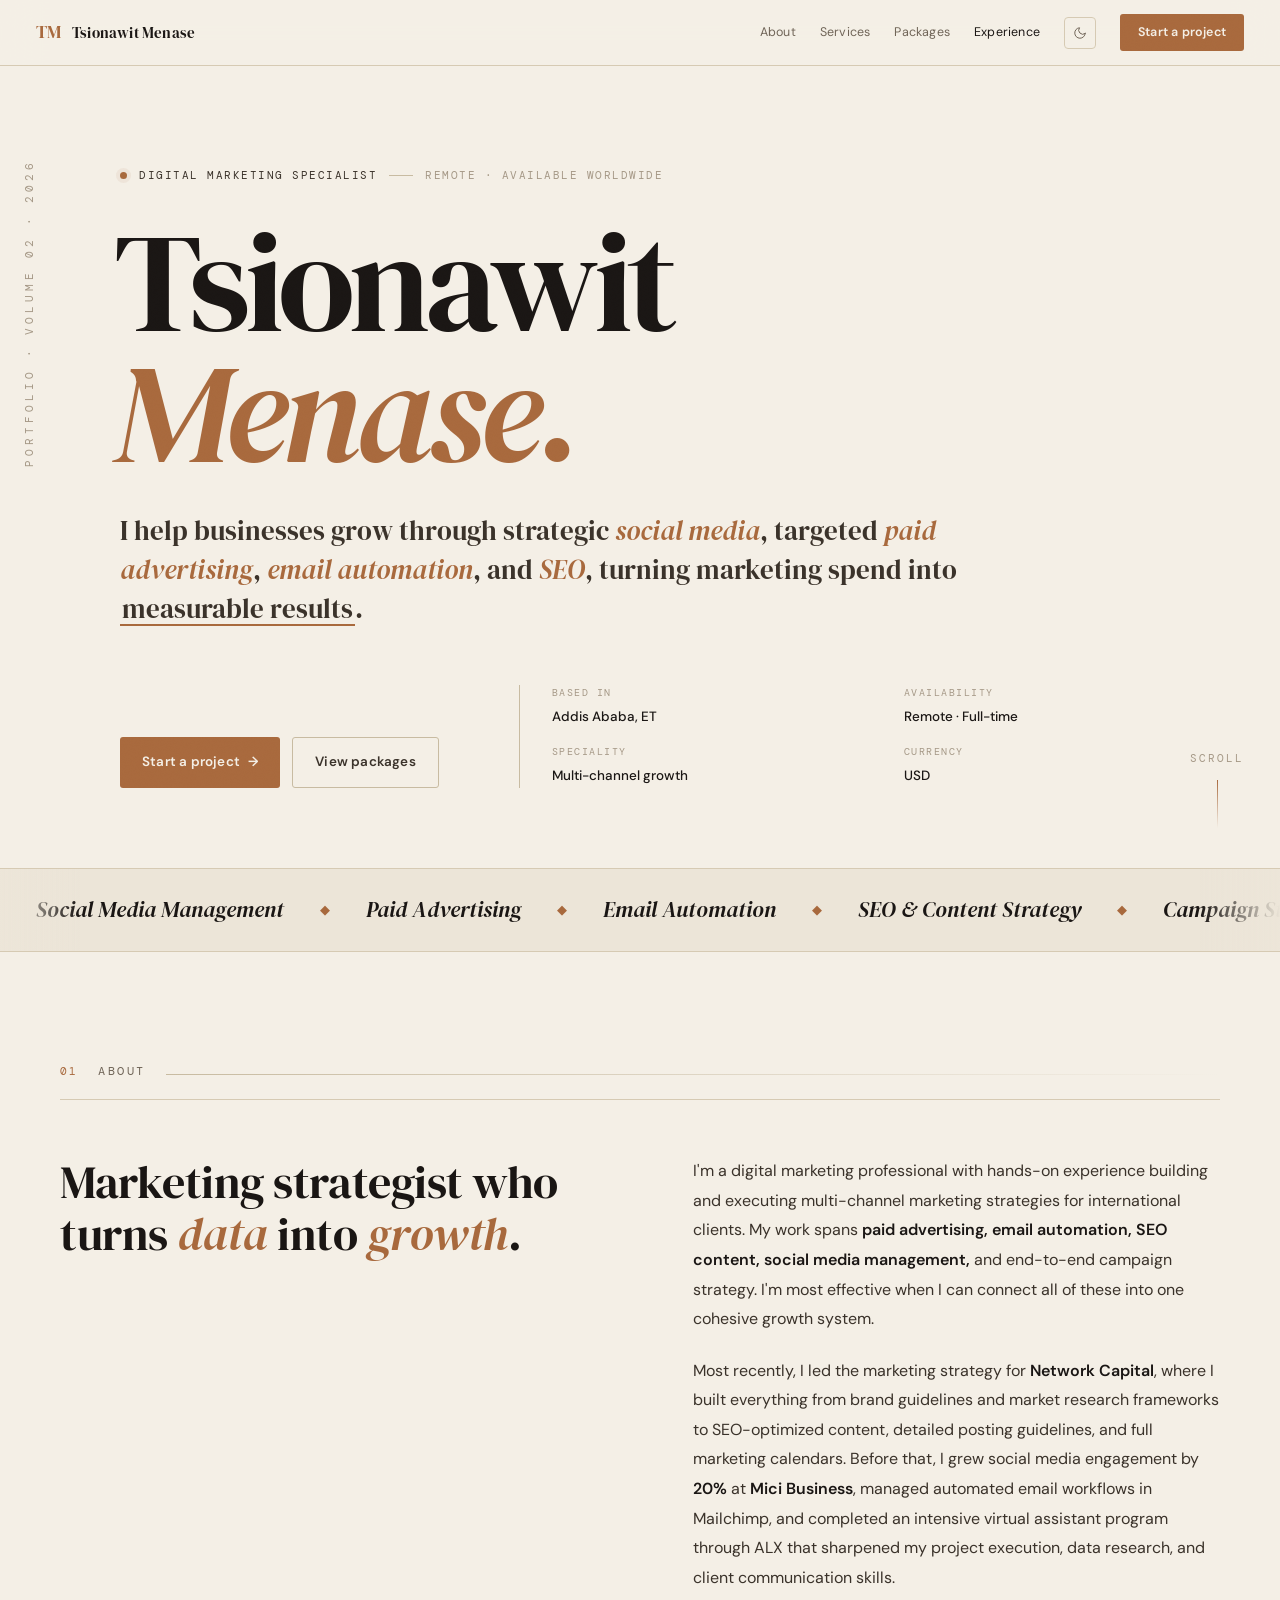
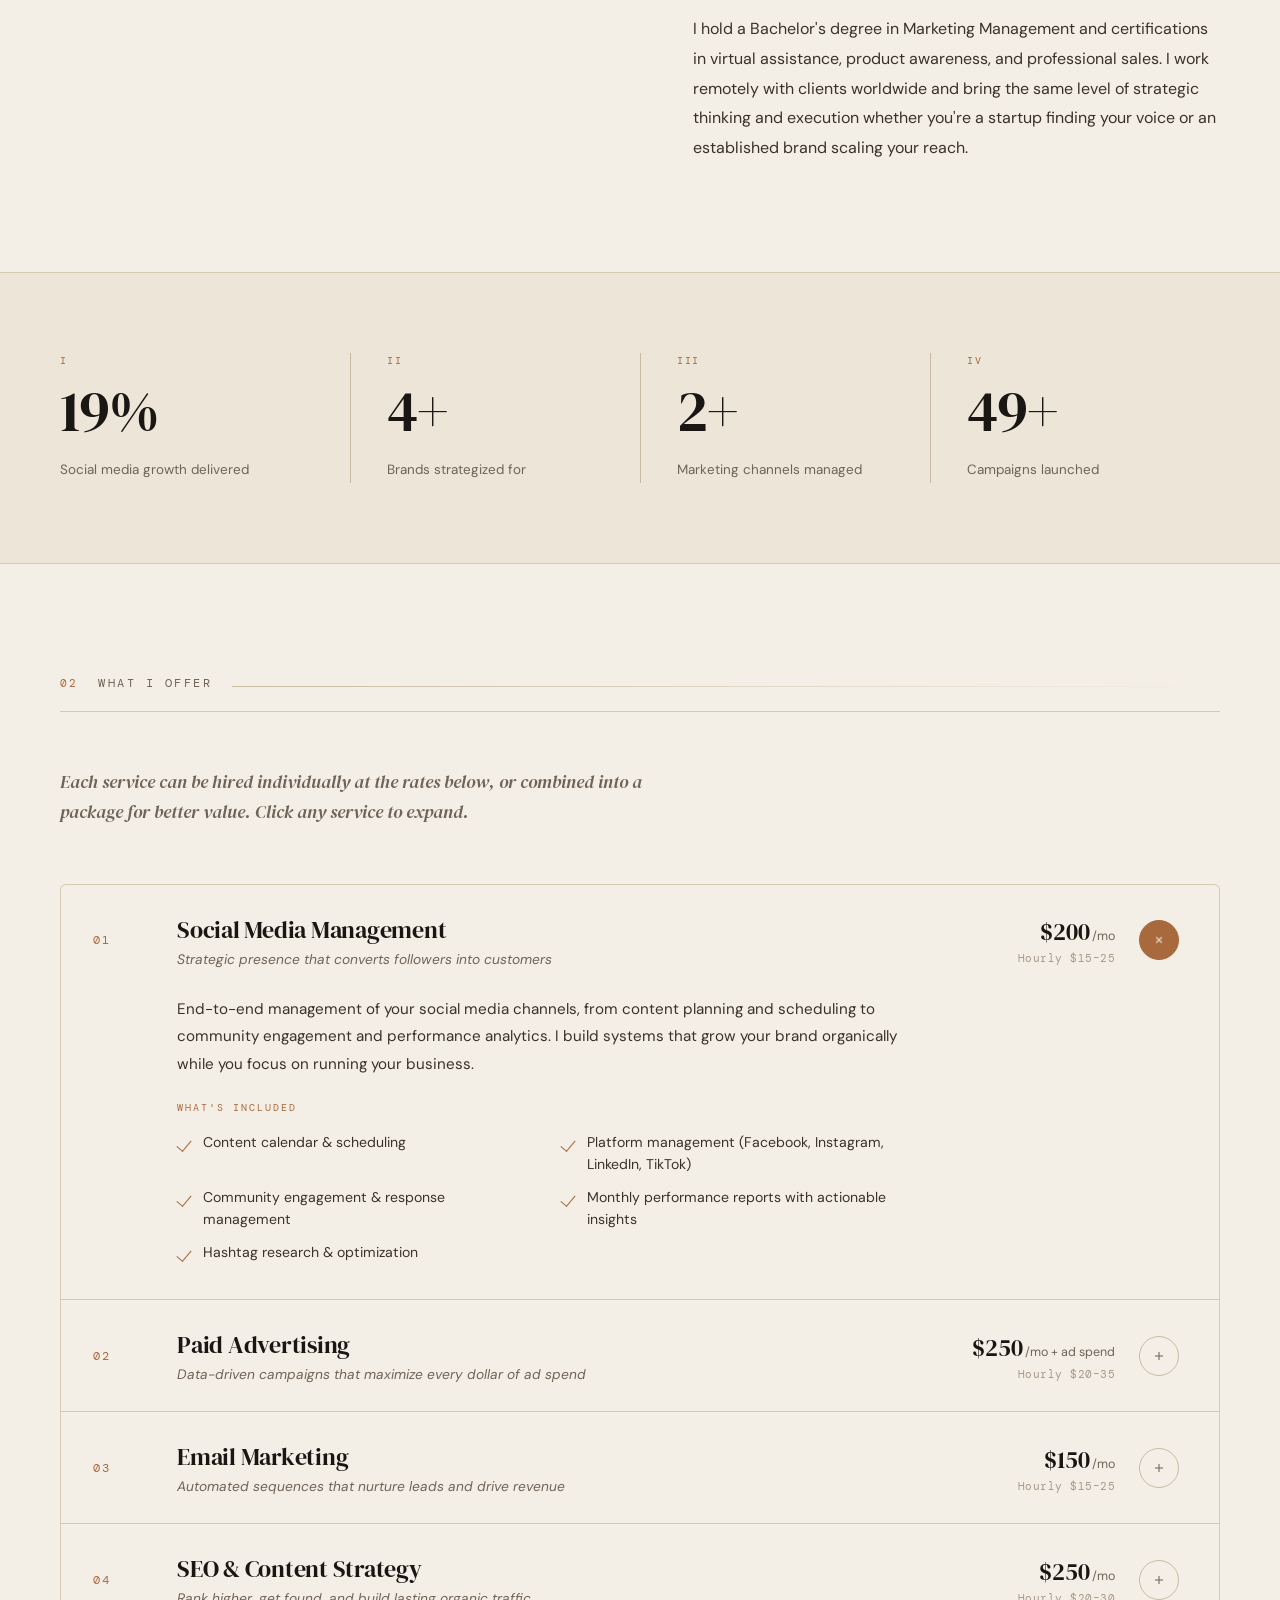
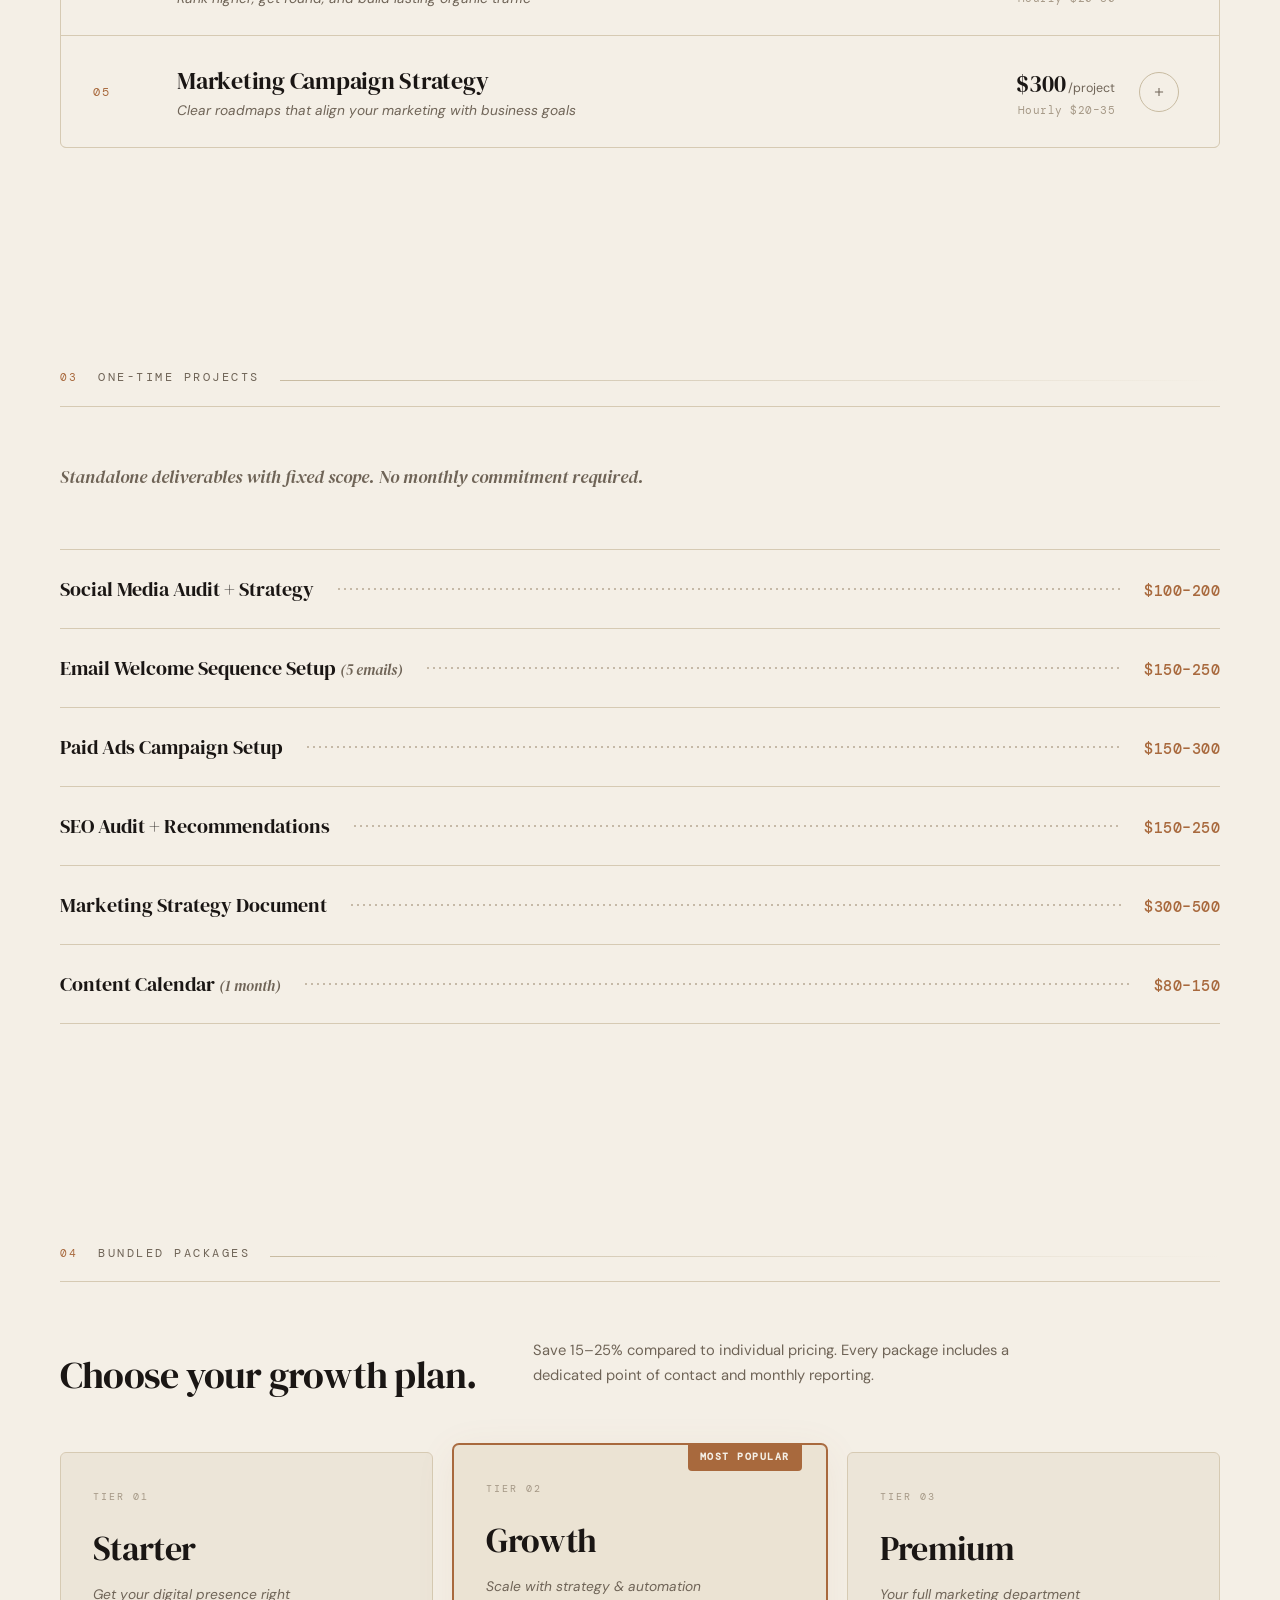
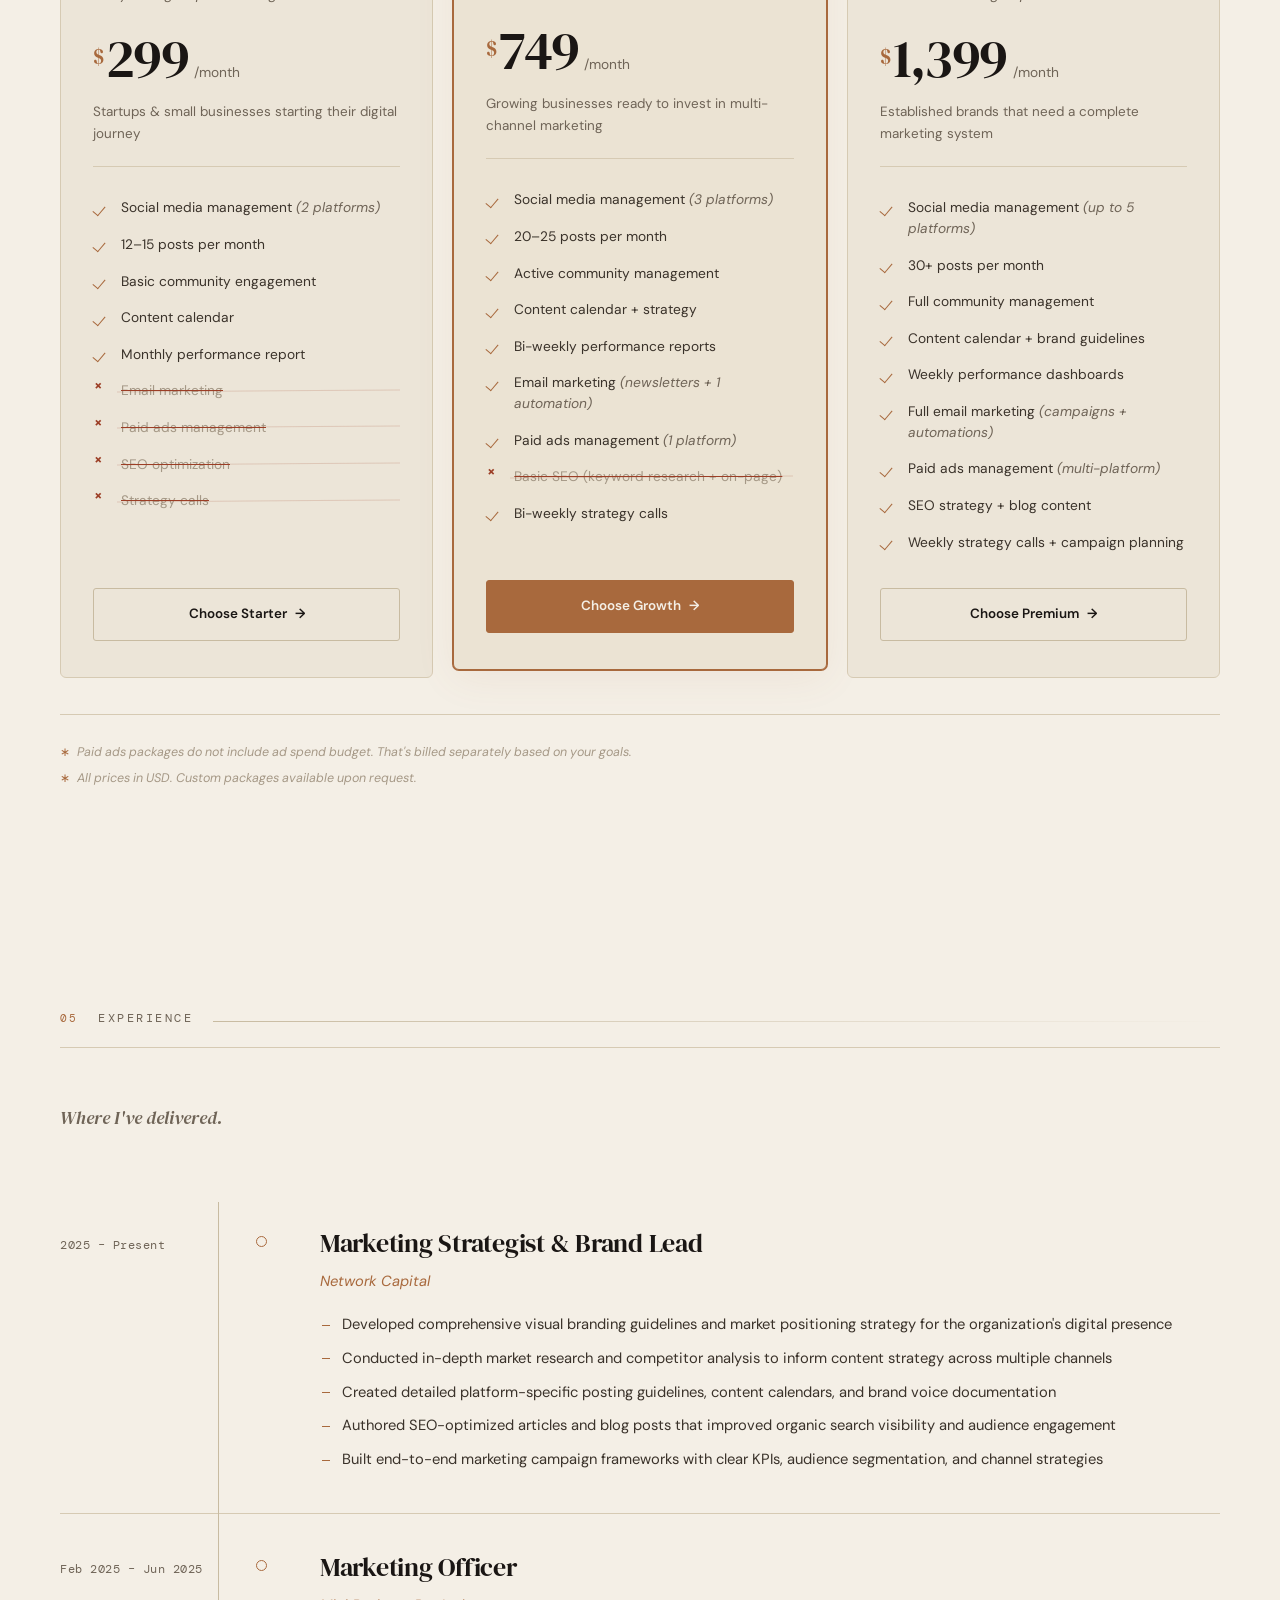
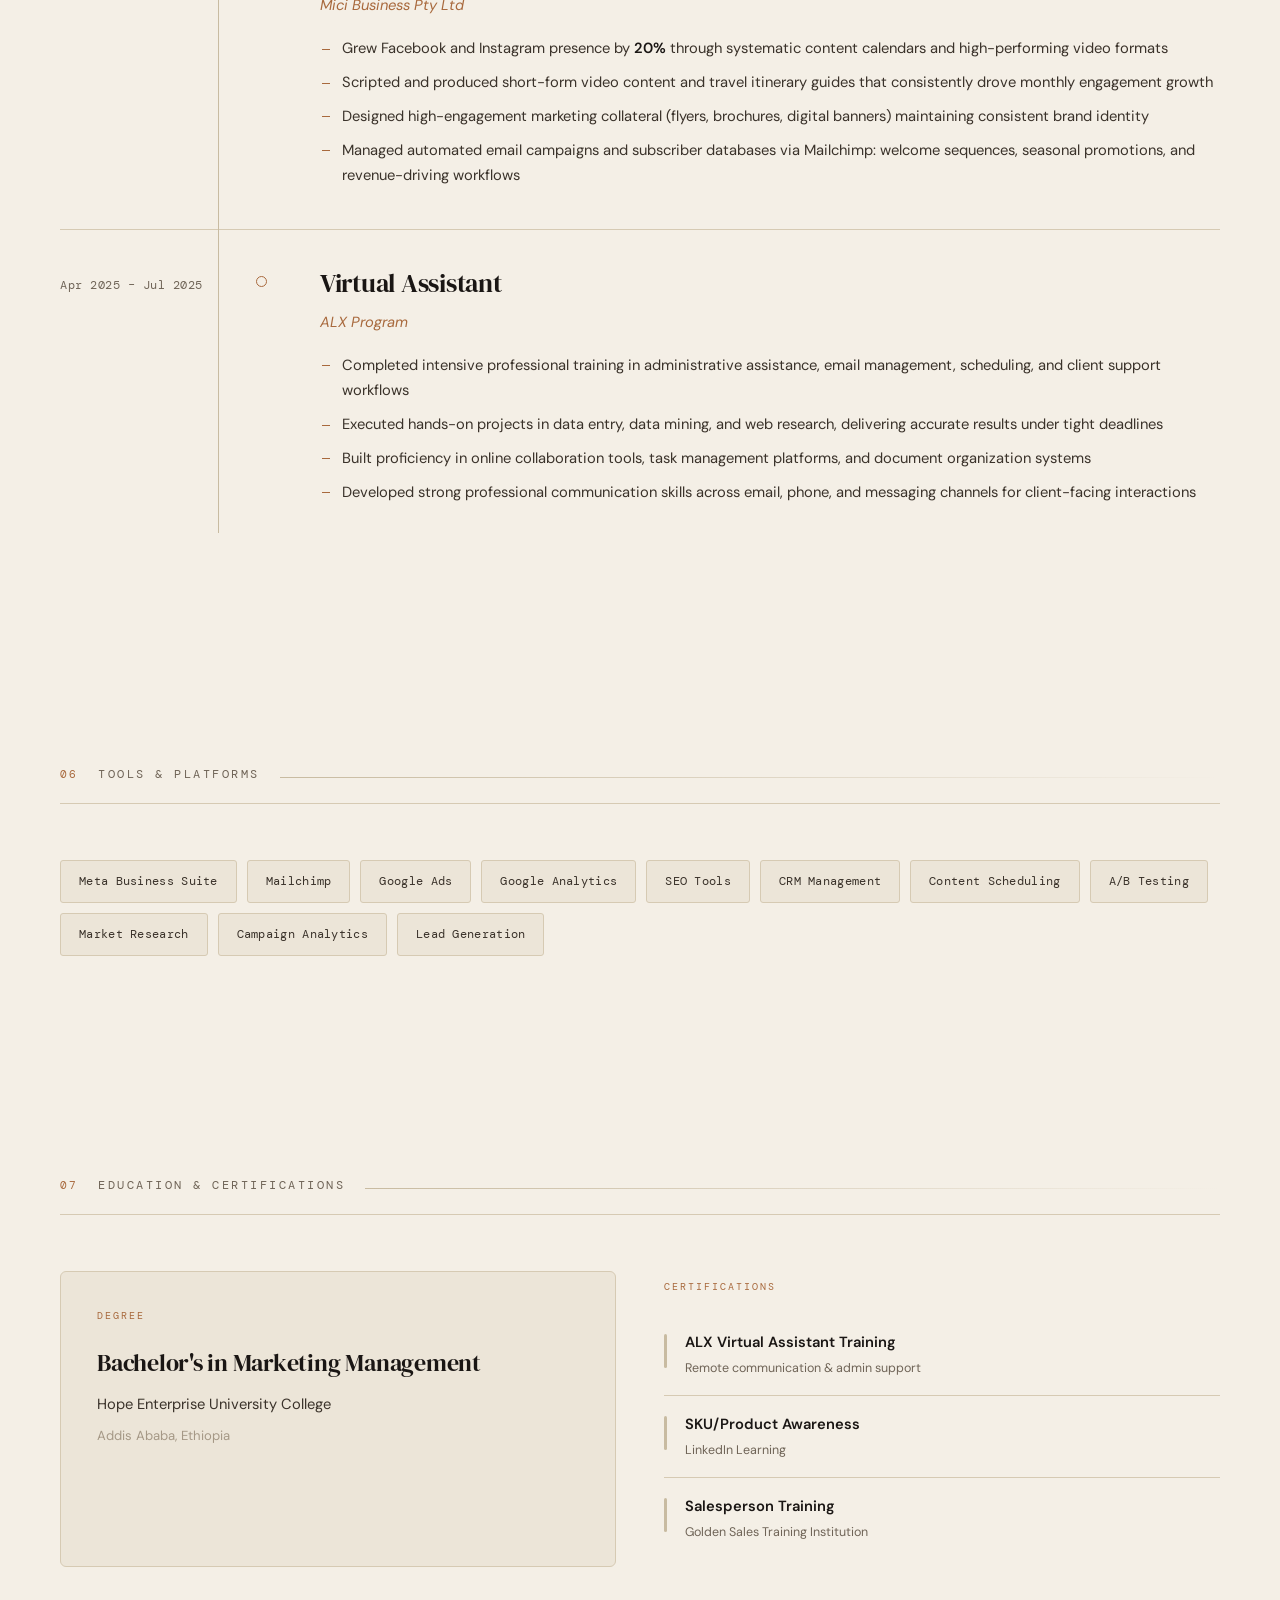
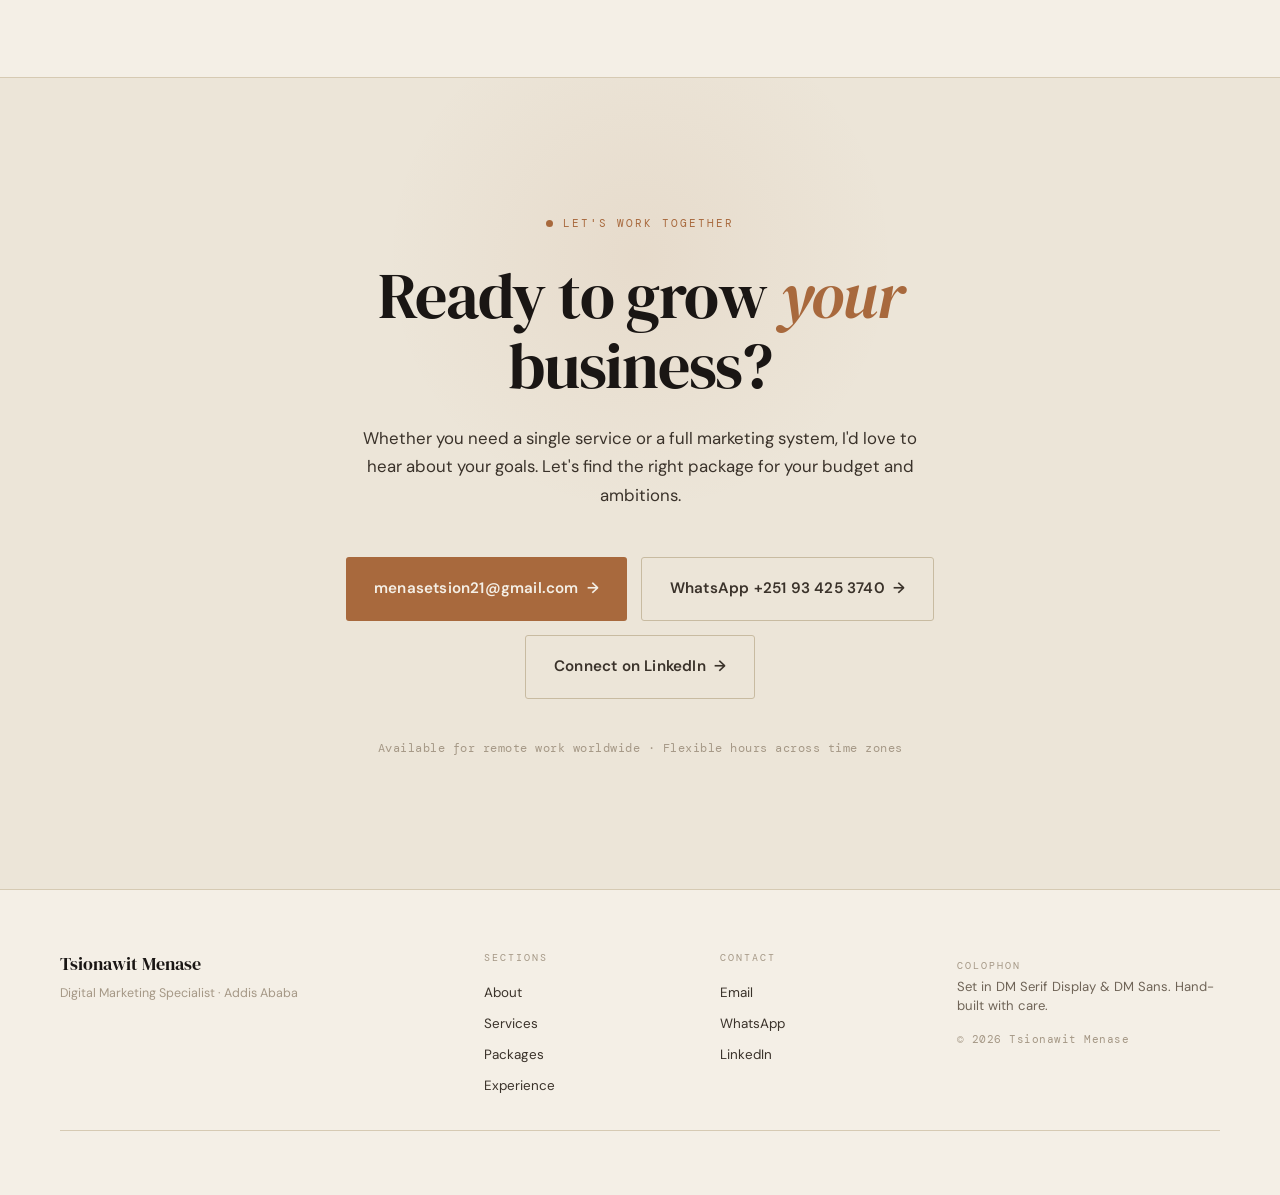
<file: index.html>
<!DOCTYPE html>
<html lang="en" data-theme="dark">
<head>
    <meta charset="UTF-8">
    <meta name="viewport" content="width=device-width, initial-scale=1.0">
    <title>Tsionawit Menase · Digital Marketing Specialist</title>
    <meta name="description" content="Digital marketing specialist building multi-channel growth systems: paid ads, email automation, SEO, and social media strategy.">
    <link rel="stylesheet" href="style.css">
    <link rel="preconnect" href="https://fonts.googleapis.com">
    <link rel="preconnect" href="https://fonts.gstatic.com" crossorigin>
    <link href="https://fonts.googleapis.com/css2?family=DM+Mono:ital,wght@0,300;0,400;0,500;1,400&family=DM+Sans:ital,wght@0,400;0,500;0,600;0,700;1,400&family=DM+Serif+Display:ital@0;1&display=swap" rel="stylesheet">
</head>
<body>

<nav class="topbar">
    <a href="#top" class="brand">
        <span class="brand-mark">TM</span>
        <span class="brand-name">Tsionawit Menase</span>
    </a>
    <div class="topbar-right">
        <a href="#about" class="topbar-link">About</a>
        <a href="#services" class="topbar-link">Services</a>
        <a href="#packages" class="topbar-link">Packages</a>
        <a href="#experience" class="topbar-link">Experience</a>
        <button class="theme-toggle" aria-label="Toggle theme" title="Toggle theme">
            <svg class="theme-sun" width="14" height="14" viewBox="0 0 24 24" fill="none" stroke="currentColor" stroke-width="1.7" stroke-linecap="round"><circle cx="12" cy="12" r="4"/><path d="M12 2v2M12 20v2M4.93 4.93l1.41 1.41M17.66 17.66l1.41 1.41M2 12h2M20 12h2M4.93 19.07l1.41-1.41M17.66 6.34l1.41-1.41"/></svg>
            <svg class="theme-moon" width="14" height="14" viewBox="0 0 24 24" fill="none" stroke="currentColor" stroke-width="1.7" stroke-linecap="round" stroke-linejoin="round"><path d="M21 12.79A9 9 0 1 1 11.21 3 7 7 0 0 0 21 12.79z"/></svg>
        </button>
        <a href="mailto:menasetsion21@gmail.com" class="cta">Start a project</a>
    </div>
    <button class="burger" aria-label="Menu">
        <span></span><span></span>
    </button>
</nav>

<a id="top"></a>

<!-- ======================== HERO ======================== -->
<section class="hero">
    <span class="vertical-label">Portfolio &middot; Volume 02 &middot; 2026</span>

    <div class="hero-inner">
        <div class="hero-eyebrow reveal">
            <span class="dot"></span>
            <span class="eyebrow-text">Digital Marketing Specialist</span>
            <span class="bar"></span>
            <span class="eyebrow-text muted">Remote &middot; Available worldwide</span>
        </div>

        <h1 class="hero-name reveal">
            <span class="name-line">Tsionawit</span>
            <span class="name-line italic">Menase<span class="name-period">.</span></span>
        </h1>

        <p class="hero-tag reveal">
            I help businesses grow through strategic <em>social media</em>, targeted <em>paid advertising</em>, <em>email automation</em>, and <em>SEO</em>, turning marketing spend into <span class="underlined">measurable results</span>.
        </p>

        <div class="hero-bottom reveal">
            <div class="hero-cta-group">
                <a href="mailto:menasetsion21@gmail.com" class="btn btn-primary">
                    <span>Start a project</span>
                    <span class="arrow">&rarr;</span>
                </a>
                <a href="#packages" class="btn btn-ghost">View packages</a>
            </div>

            <div class="hero-meta">
                <div class="meta-cell">
                    <span class="meta-key">Based in</span>
                    <span class="meta-val">Addis Ababa, ET</span>
                </div>
                <div class="meta-cell">
                    <span class="meta-key">Availability</span>
                    <span class="meta-val">Remote &middot; Full-time</span>
                </div>
                <div class="meta-cell">
                    <span class="meta-key">Speciality</span>
                    <span class="meta-val">Multi-channel growth</span>
                </div>
                <div class="meta-cell">
                    <span class="meta-key">Currency</span>
                    <span class="meta-val">USD</span>
                </div>
            </div>
        </div>
    </div>

    <div class="scroll-cue">
        <span>Scroll</span>
        <span class="scroll-line"></span>
    </div>
</section>

<!-- ======================== MARQUEE ======================== -->
<div class="marquee" aria-hidden="true">
    <div class="marquee-track">
        <span>Social Media Management</span><span class="sep">&#9670;</span>
        <span>Paid Advertising</span><span class="sep">&#9670;</span>
        <span>Email Automation</span><span class="sep">&#9670;</span>
        <span>SEO &amp; Content Strategy</span><span class="sep">&#9670;</span>
        <span>Campaign Strategy</span><span class="sep">&#9670;</span>
        <span>Brand Positioning</span><span class="sep">&#9670;</span>
        <span>Social Media Management</span><span class="sep">&#9670;</span>
        <span>Paid Advertising</span><span class="sep">&#9670;</span>
        <span>Email Automation</span><span class="sep">&#9670;</span>
        <span>SEO &amp; Content Strategy</span><span class="sep">&#9670;</span>
        <span>Campaign Strategy</span><span class="sep">&#9670;</span>
        <span>Brand Positioning</span><span class="sep">&#9670;</span>
    </div>
</div>

<!-- ======================== ABOUT ======================== -->
<section class="about section" id="about">
    <header class="section-head">
        <span class="section-num">01</span>
        <span class="section-label">About</span>
        <span class="section-rule"></span>
    </header>

    <div class="about-grid">
        <h2 class="about-headline reveal">
            Marketing strategist who turns <em>data</em> into <em>growth</em>.
        </h2>

        <div class="about-body reveal">
            <p>I'm a digital marketing professional with hands-on experience building and executing multi-channel marketing strategies for international clients. My work spans <strong>paid advertising, email automation, SEO content, social media management,</strong> and end-to-end campaign strategy. I'm most effective when I can connect all of these into one cohesive growth system.</p>

            <p>Most recently, I led the marketing strategy for <strong>Network Capital</strong>, where I built everything from brand guidelines and market research frameworks to SEO-optimized content, detailed posting guidelines, and full marketing calendars. Before that, I grew social media engagement by <strong>20%</strong> at <strong>Mici Business</strong>, managed automated email workflows in Mailchimp, and completed an intensive virtual assistant program through ALX that sharpened my project execution, data research, and client communication skills.</p>

            <p>I hold a Bachelor's degree in Marketing Management and certifications in virtual assistance, product awareness, and professional sales. I work remotely with clients worldwide and bring the same level of strategic thinking and execution whether you're a startup finding your voice or an established brand scaling your reach.</p>
        </div>
    </div>
</section>

<!-- ======================== STATS ======================== -->
<section class="stats">
    <div class="stats-inner">
        <div class="stat reveal">
            <span class="stat-idx">i</span>
            <strong class="stat-num" data-target="20" data-suffix="%">0</strong>
            <span class="stat-label">Social media growth delivered</span>
        </div>
        <div class="stat reveal">
            <span class="stat-idx">ii</span>
            <strong class="stat-num" data-target="5" data-suffix="+">0</strong>
            <span class="stat-label">Brands strategized for</span>
        </div>
        <div class="stat reveal">
            <span class="stat-idx">iii</span>
            <strong class="stat-num" data-target="3" data-suffix="+">0</strong>
            <span class="stat-label">Marketing channels managed</span>
        </div>
        <div class="stat reveal">
            <span class="stat-idx">iv</span>
            <strong class="stat-num" data-target="50" data-suffix="+">0</strong>
            <span class="stat-label">Campaigns launched</span>
        </div>
    </div>
</section>

<!-- ======================== SERVICES ======================== -->
<section class="services section" id="services">
    <header class="section-head">
        <span class="section-num">02</span>
        <span class="section-label">What I offer</span>
        <span class="section-rule"></span>
    </header>

    <p class="section-lede reveal">Each service can be hired individually at the rates below, or combined into a package for better value. Click any service to expand.</p>

    <div class="service-list">
        <article class="service reveal" data-open="true">
            <button class="service-head">
                <span class="service-num">01</span>
                <div class="service-title">
                    <h3>Social Media Management</h3>
                    <p>Strategic presence that converts followers into customers</p>
                </div>
                <div class="service-price">
                    <strong>$200<span>/mo</span></strong>
                    <span class="hourly">Hourly $15&ndash;25</span>
                </div>
                <span class="service-toggle" aria-hidden="true">
                    <svg width="14" height="14" viewBox="0 0 24 24" fill="none" stroke="currentColor" stroke-width="1.8"><path d="M12 5v14M5 12h14"/></svg>
                </span>
            </button>
            <div class="service-body">
                <p class="service-desc">End-to-end management of your social media channels, from content planning and scheduling to community engagement and performance analytics. I build systems that grow your brand organically while you focus on running your business.</p>
                <span class="checklist-label">What's included</span>
                <ul class="checklist">
                    <li>Content calendar &amp; scheduling</li>
                    <li>Platform management (Facebook, Instagram, LinkedIn, TikTok)</li>
                    <li>Community engagement &amp; response management</li>
                    <li>Monthly performance reports with actionable insights</li>
                    <li>Hashtag research &amp; optimization</li>
                </ul>
            </div>
        </article>

        <article class="service reveal">
            <button class="service-head">
                <span class="service-num">02</span>
                <div class="service-title">
                    <h3>Paid Advertising</h3>
                    <p>Data-driven campaigns that maximize every dollar of ad spend</p>
                </div>
                <div class="service-price">
                    <strong>$250<span>/mo + ad spend</span></strong>
                    <span class="hourly">Hourly $20&ndash;35</span>
                </div>
                <span class="service-toggle" aria-hidden="true">
                    <svg width="14" height="14" viewBox="0 0 24 24" fill="none" stroke="currentColor" stroke-width="1.8"><path d="M12 5v14M5 12h14"/></svg>
                </span>
            </button>
            <div class="service-body">
                <p class="service-desc">Strategic paid campaign management across Meta (Facebook &amp; Instagram), Google, and LinkedIn. I handle audience targeting, ad creative direction, A/B testing, and continuous optimization to drive leads and sales at the lowest possible cost per acquisition.</p>
                <span class="checklist-label">What's included</span>
                <ul class="checklist">
                    <li>Campaign strategy &amp; setup</li>
                    <li>Audience research &amp; targeting</li>
                    <li>Ad copywriting &amp; creative direction</li>
                    <li>A/B testing &amp; optimization</li>
                    <li>Budget management &amp; bid strategy</li>
                    <li>Conversion tracking setup</li>
                    <li>Weekly performance reports</li>
                </ul>
            </div>
        </article>

        <article class="service reveal">
            <button class="service-head">
                <span class="service-num">03</span>
                <div class="service-title">
                    <h3>Email Marketing</h3>
                    <p>Automated sequences that nurture leads and drive revenue</p>
                </div>
                <div class="service-price">
                    <strong>$150<span>/mo</span></strong>
                    <span class="hourly">Hourly $15&ndash;25</span>
                </div>
                <span class="service-toggle" aria-hidden="true">
                    <svg width="14" height="14" viewBox="0 0 24 24" fill="none" stroke="currentColor" stroke-width="1.8"><path d="M12 5v14M5 12h14"/></svg>
                </span>
            </button>
            <div class="service-body">
                <p class="service-desc">From welcome sequences to seasonal promotions, I design and manage email campaigns that keep your audience engaged and your revenue growing. Experienced with Mailchimp and other major platforms, including automation workflows, list segmentation, and deliverability optimization.</p>
                <span class="checklist-label">What's included</span>
                <ul class="checklist">
                    <li>Email strategy &amp; campaign planning</li>
                    <li>Automated sequence design (welcome, nurture, re-engagement)</li>
                    <li>Newsletter creation &amp; management</li>
                    <li>List segmentation &amp; hygiene</li>
                    <li>A/B testing (subject lines, CTAs, send times)</li>
                    <li>Performance analytics &amp; optimization</li>
                </ul>
            </div>
        </article>

        <article class="service reveal">
            <button class="service-head">
                <span class="service-num">04</span>
                <div class="service-title">
                    <h3>SEO &amp; Content Strategy</h3>
                    <p>Rank higher, get found, and build lasting organic traffic</p>
                </div>
                <div class="service-price">
                    <strong>$250<span>/mo</span></strong>
                    <span class="hourly">Hourly $20&ndash;30</span>
                </div>
                <span class="service-toggle" aria-hidden="true">
                    <svg width="14" height="14" viewBox="0 0 24 24" fill="none" stroke="currentColor" stroke-width="1.8"><path d="M12 5v14M5 12h14"/></svg>
                </span>
            </button>
            <div class="service-body">
                <p class="service-desc">I help businesses improve their search visibility through keyword research, on-page optimization, SEO-driven blog content, and technical audits. My approach combines data analysis with compelling content that both search engines and humans love.</p>
                <span class="checklist-label">What's included</span>
                <ul class="checklist">
                    <li>Keyword research &amp; competitor analysis</li>
                    <li>On-page SEO optimization</li>
                    <li>SEO blog articles &amp; content briefs</li>
                    <li>Technical SEO audit &amp; recommendations</li>
                    <li>Monthly rank tracking &amp; reporting</li>
                    <li>Content calendar for organic growth</li>
                </ul>
            </div>
        </article>

        <article class="service reveal">
            <button class="service-head">
                <span class="service-num">05</span>
                <div class="service-title">
                    <h3>Marketing Campaign Strategy</h3>
                    <p>Clear roadmaps that align your marketing with business goals</p>
                </div>
                <div class="service-price">
                    <strong>$300<span>/project</span></strong>
                    <span class="hourly">Hourly $20&ndash;35</span>
                </div>
                <span class="service-toggle" aria-hidden="true">
                    <svg width="14" height="14" viewBox="0 0 24 24" fill="none" stroke="currentColor" stroke-width="1.8"><path d="M12 5v14M5 12h14"/></svg>
                </span>
            </button>
            <div class="service-body">
                <p class="service-desc">Comprehensive marketing strategy development from market research and audience analysis to channel selection and campaign planning. I create detailed, actionable marketing roadmaps with clear KPIs, timelines, and brand guidelines that your team can execute with confidence.</p>
                <span class="checklist-label">What's included</span>
                <ul class="checklist">
                    <li>Market &amp; competitor research</li>
                    <li>Target audience profiling</li>
                    <li>Channel strategy &amp; recommendations</li>
                    <li>Campaign planning with KPIs &amp; timelines</li>
                    <li>Brand positioning &amp; messaging guidelines</li>
                    <li>Content &amp; posting guidelines by platform</li>
                    <li>Monthly strategy reviews</li>
                </ul>
            </div>
        </article>
    </div>
</section>

<!-- ======================== ONE-TIME PROJECTS ======================== -->
<section class="one-time section">
    <header class="section-head">
        <span class="section-num">03</span>
        <span class="section-label">One-time projects</span>
        <span class="section-rule"></span>
    </header>

    <p class="section-lede reveal">Standalone deliverables with fixed scope. No monthly commitment required.</p>

    <ul class="menu-list reveal">
        <li>
            <span class="item">Social Media Audit + Strategy</span>
            <span class="dots"></span>
            <strong class="price">$100&ndash;200</strong>
        </li>
        <li>
            <span class="item">Email Welcome Sequence Setup <em>(5 emails)</em></span>
            <span class="dots"></span>
            <strong class="price">$150&ndash;250</strong>
        </li>
        <li>
            <span class="item">Paid Ads Campaign Setup</span>
            <span class="dots"></span>
            <strong class="price">$150&ndash;300</strong>
        </li>
        <li>
            <span class="item">SEO Audit + Recommendations</span>
            <span class="dots"></span>
            <strong class="price">$150&ndash;250</strong>
        </li>
        <li>
            <span class="item">Marketing Strategy Document</span>
            <span class="dots"></span>
            <strong class="price">$300&ndash;500</strong>
        </li>
        <li>
            <span class="item">Content Calendar <em>(1 month)</em></span>
            <span class="dots"></span>
            <strong class="price">$80&ndash;150</strong>
        </li>
    </ul>
</section>

<!-- ======================== PACKAGES ======================== -->
<section class="packages section" id="packages">
    <header class="section-head">
        <span class="section-num">04</span>
        <span class="section-label">Bundled packages</span>
        <span class="section-rule"></span>
    </header>

    <div class="packages-intro reveal">
        <h3>Choose your growth plan.</h3>
        <p>Save 15&ndash;25% compared to individual pricing. Every package includes a dedicated point of contact and monthly reporting.</p>
    </div>

    <div class="package-grid">
        <!-- STARTER -->
        <article class="package reveal" data-plan="starter">
            <header class="package-head">
                <span class="package-tier">Tier 01</span>
                <h4>Starter</h4>
                <p class="package-sub">Get your digital presence right</p>
                <div class="package-price">
                    <span class="dollar">$</span>
                    <strong>299</strong>
                    <span class="period">/month</span>
                </div>
                <p class="package-aud">Startups &amp; small businesses starting their digital journey</p>
            </header>
            <div class="package-rule"></div>
            <ul class="package-features">
                <li class="feat incl">Social media management <em>(2 platforms)</em></li>
                <li class="feat incl">12&ndash;15 posts per month</li>
                <li class="feat incl">Basic community engagement</li>
                <li class="feat incl">Content calendar</li>
                <li class="feat incl">Monthly performance report</li>
                <li class="feat excl">Email marketing</li>
                <li class="feat excl">Paid ads management</li>
                <li class="feat excl">SEO optimization</li>
                <li class="feat excl">Strategy calls</li>
            </ul>
            <a href="mailto:menasetsion21@gmail.com?subject=Starter%20Package%20Inquiry" class="package-cta">
                <span>Choose Starter</span><span class="arrow">&rarr;</span>
            </a>
        </article>

        <!-- GROWTH (featured) -->
        <article class="package featured reveal" data-plan="growth">
            <span class="ribbon">Most Popular</span>
            <header class="package-head">
                <span class="package-tier">Tier 02</span>
                <h4>Growth</h4>
                <p class="package-sub">Scale with strategy &amp; automation</p>
                <div class="package-price">
                    <span class="dollar">$</span>
                    <strong>749</strong>
                    <span class="period">/month</span>
                </div>
                <p class="package-aud">Growing businesses ready to invest in multi-channel marketing</p>
            </header>
            <div class="package-rule"></div>
            <ul class="package-features">
                <li class="feat incl">Social media management <em>(3 platforms)</em></li>
                <li class="feat incl">20&ndash;25 posts per month</li>
                <li class="feat incl">Active community management</li>
                <li class="feat incl">Content calendar + strategy</li>
                <li class="feat incl">Bi-weekly performance reports</li>
                <li class="feat incl">Email marketing <em>(newsletters + 1 automation)</em></li>
                <li class="feat incl">Paid ads management <em>(1 platform)</em></li>
                <li class="feat excl">Basic SEO (keyword research + on-page)</li>
                <li class="feat incl">Bi-weekly strategy calls</li>
            </ul>
            <a href="mailto:menasetsion21@gmail.com?subject=Growth%20Package%20Inquiry" class="package-cta">
                <span>Choose Growth</span><span class="arrow">&rarr;</span>
            </a>
        </article>

        <!-- PREMIUM -->
        <article class="package reveal" data-plan="premium">
            <header class="package-head">
                <span class="package-tier">Tier 03</span>
                <h4>Premium</h4>
                <p class="package-sub">Your full marketing department</p>
                <div class="package-price">
                    <span class="dollar">$</span>
                    <strong>1,399</strong>
                    <span class="period">/month</span>
                </div>
                <p class="package-aud">Established brands that need a complete marketing system</p>
            </header>
            <div class="package-rule"></div>
            <ul class="package-features">
                <li class="feat incl">Social media management <em>(up to 5 platforms)</em></li>
                <li class="feat incl">30+ posts per month</li>
                <li class="feat incl">Full community management</li>
                <li class="feat incl">Content calendar + brand guidelines</li>
                <li class="feat incl">Weekly performance dashboards</li>
                <li class="feat incl">Full email marketing <em>(campaigns + automations)</em></li>
                <li class="feat incl">Paid ads management <em>(multi-platform)</em></li>
                <li class="feat incl">SEO strategy + blog content</li>
                <li class="feat incl">Weekly strategy calls + campaign planning</li>
            </ul>
            <a href="mailto:menasetsion21@gmail.com?subject=Premium%20Package%20Inquiry" class="package-cta">
                <span>Choose Premium</span><span class="arrow">&rarr;</span>
            </a>
        </article>
    </div>

    <div class="disclaimers reveal">
        <p><span class="asterisk">&lowast;</span> Paid ads packages do not include ad spend budget. That's billed separately based on your goals.</p>
        <p><span class="asterisk">&lowast;</span> All prices in USD. Custom packages available upon request.</p>
    </div>
</section>

<!-- ======================== EXPERIENCE ======================== -->
<section class="experience section" id="experience">
    <header class="section-head">
        <span class="section-num">05</span>
        <span class="section-label">Experience</span>
        <span class="section-rule"></span>
    </header>

    <p class="section-lede reveal">Where I've delivered.</p>

    <div class="timeline">
        <article class="role reveal">
            <div class="role-meta">
                <span class="role-dot"></span>
                <time>2025 &ndash; Present</time>
            </div>
            <div class="role-body">
                <h3>Marketing Strategist &amp; Brand Lead</h3>
                <p class="where">Network Capital</p>
                <ul class="bullets">
                    <li>Developed comprehensive visual branding guidelines and market positioning strategy for the organization's digital presence</li>
                    <li>Conducted in-depth market research and competitor analysis to inform content strategy across multiple channels</li>
                    <li>Created detailed platform-specific posting guidelines, content calendars, and brand voice documentation</li>
                    <li>Authored SEO-optimized articles and blog posts that improved organic search visibility and audience engagement</li>
                    <li>Built end-to-end marketing campaign frameworks with clear KPIs, audience segmentation, and channel strategies</li>
                </ul>
            </div>
        </article>

        <article class="role reveal">
            <div class="role-meta">
                <span class="role-dot"></span>
                <time>Feb 2025 &ndash; Jun 2025</time>
            </div>
            <div class="role-body">
                <h3>Marketing Officer</h3>
                <p class="where">Mici Business Pty Ltd</p>
                <ul class="bullets">
                    <li>Grew Facebook and Instagram presence by <strong>20%</strong> through systematic content calendars and high-performing video formats</li>
                    <li>Scripted and produced short-form video content and travel itinerary guides that consistently drove monthly engagement growth</li>
                    <li>Designed high-engagement marketing collateral (flyers, brochures, digital banners) maintaining consistent brand identity</li>
                    <li>Managed automated email campaigns and subscriber databases via Mailchimp: welcome sequences, seasonal promotions, and revenue-driving workflows</li>
                </ul>
            </div>
        </article>

        <article class="role reveal">
            <div class="role-meta">
                <span class="role-dot"></span>
                <time>Apr 2025 &ndash; Jul 2025</time>
            </div>
            <div class="role-body">
                <h3>Virtual Assistant</h3>
                <p class="where">ALX Program</p>
                <ul class="bullets">
                    <li>Completed intensive professional training in administrative assistance, email management, scheduling, and client support workflows</li>
                    <li>Executed hands-on projects in data entry, data mining, and web research, delivering accurate results under tight deadlines</li>
                    <li>Built proficiency in online collaboration tools, task management platforms, and document organization systems</li>
                    <li>Developed strong professional communication skills across email, phone, and messaging channels for client-facing interactions</li>
                </ul>
            </div>
        </article>
    </div>
</section>

<!-- ======================== TOOLS ======================== -->
<section class="tools section">
    <header class="section-head">
        <span class="section-num">06</span>
        <span class="section-label">Tools &amp; platforms</span>
        <span class="section-rule"></span>
    </header>

    <div class="tools-grid reveal">
        <span class="tool">Meta Business Suite</span>
        <span class="tool">Mailchimp</span>
        <span class="tool">Google Ads</span>
        <span class="tool">Google Analytics</span>
        <span class="tool">SEO Tools</span>
        <span class="tool">CRM Management</span>
        <span class="tool">Content Scheduling</span>
        <span class="tool">A/B Testing</span>
        <span class="tool">Market Research</span>
        <span class="tool">Campaign Analytics</span>
        <span class="tool">Lead Generation</span>
    </div>
</section>

<!-- ======================== EDUCATION ======================== -->
<section class="education section">
    <header class="section-head">
        <span class="section-num">07</span>
        <span class="section-label">Education &amp; certifications</span>
        <span class="section-rule"></span>
    </header>

    <div class="edu-layout">
        <div class="edu-main reveal">
            <span class="edu-tag">Degree</span>
            <h3>Bachelor's in Marketing Management</h3>
            <p>Hope Enterprise University College</p>
            <span class="edu-loc">Addis Ababa, Ethiopia</span>
        </div>

        <div class="cert-list reveal">
            <span class="edu-tag">Certifications</span>
            <div class="cert">
                <div class="cert-line"></div>
                <div>
                    <h4>ALX Virtual Assistant Training</h4>
                    <p>Remote communication &amp; admin support</p>
                </div>
            </div>
            <div class="cert">
                <div class="cert-line"></div>
                <div>
                    <h4>SKU/Product Awareness</h4>
                    <p>LinkedIn Learning</p>
                </div>
            </div>
            <div class="cert">
                <div class="cert-line"></div>
                <div>
                    <h4>Salesperson Training</h4>
                    <p>Golden Sales Training Institution</p>
                </div>
            </div>
        </div>
    </div>
</section>

<!-- ======================== CTA FINAL ======================== -->
<section class="cta-final">
    <div class="cta-inner reveal">
        <span class="cta-eyebrow">
            <span class="dot"></span>Let's work together
        </span>
        <h2>Ready to grow <em>your</em> business?</h2>
        <p>Whether you need a single service or a full marketing system, I'd love to hear about your goals. Let's find the right package for your budget and ambitions.</p>

        <div class="cta-actions">
            <a href="mailto:menasetsion21@gmail.com" class="btn btn-primary btn-large">
                <span>menasetsion21@gmail.com</span>
                <span class="arrow">&rarr;</span>
            </a>
            <a href="https://wa.me/251934253740" target="_blank" rel="noopener" class="btn btn-ghost btn-large">
                <span>WhatsApp +251 93 425 3740</span>
                <span class="arrow">&rarr;</span>
            </a>
            <a href="https://www.linkedin.com/in/tsionawitmenase/" target="_blank" rel="noopener" class="btn btn-ghost btn-large">
                <span>Connect on LinkedIn</span>
                <span class="arrow">&rarr;</span>
            </a>
        </div>

        <span class="cta-foot">Available for remote work worldwide &middot; Flexible hours across time zones</span>
    </div>
</section>

<!-- ======================== FOOTER ======================== -->
<footer>
    <div class="footer-grid">
        <div class="footer-brand">
            <span class="footer-mark">Tsionawit Menase</span>
            <span class="footer-role">Digital Marketing Specialist &middot; Addis Ababa</span>
        </div>
        <div class="footer-nav">
            <span class="footer-label">Sections</span>
            <a href="#about">About</a>
            <a href="#services">Services</a>
            <a href="#packages">Packages</a>
            <a href="#experience">Experience</a>
        </div>
        <div class="footer-nav">
            <span class="footer-label">Contact</span>
            <a href="mailto:menasetsion21@gmail.com">Email</a>
            <a href="https://wa.me/251934253740" target="_blank" rel="noopener">WhatsApp</a>
            <a href="https://www.linkedin.com/in/tsionawitmenase/" target="_blank" rel="noopener">LinkedIn</a>
        </div>
        <div class="footer-meta">
            <span class="footer-label">Colophon</span>
            <p>Set in DM Serif Display &amp; DM Sans. Hand-built with care.</p>
            <span class="footer-copy">&copy; 2026 Tsionawit Menase</span>
        </div>
    </div>
</footer>

<script src="script.js"></script>
</body>
</html>
</file>
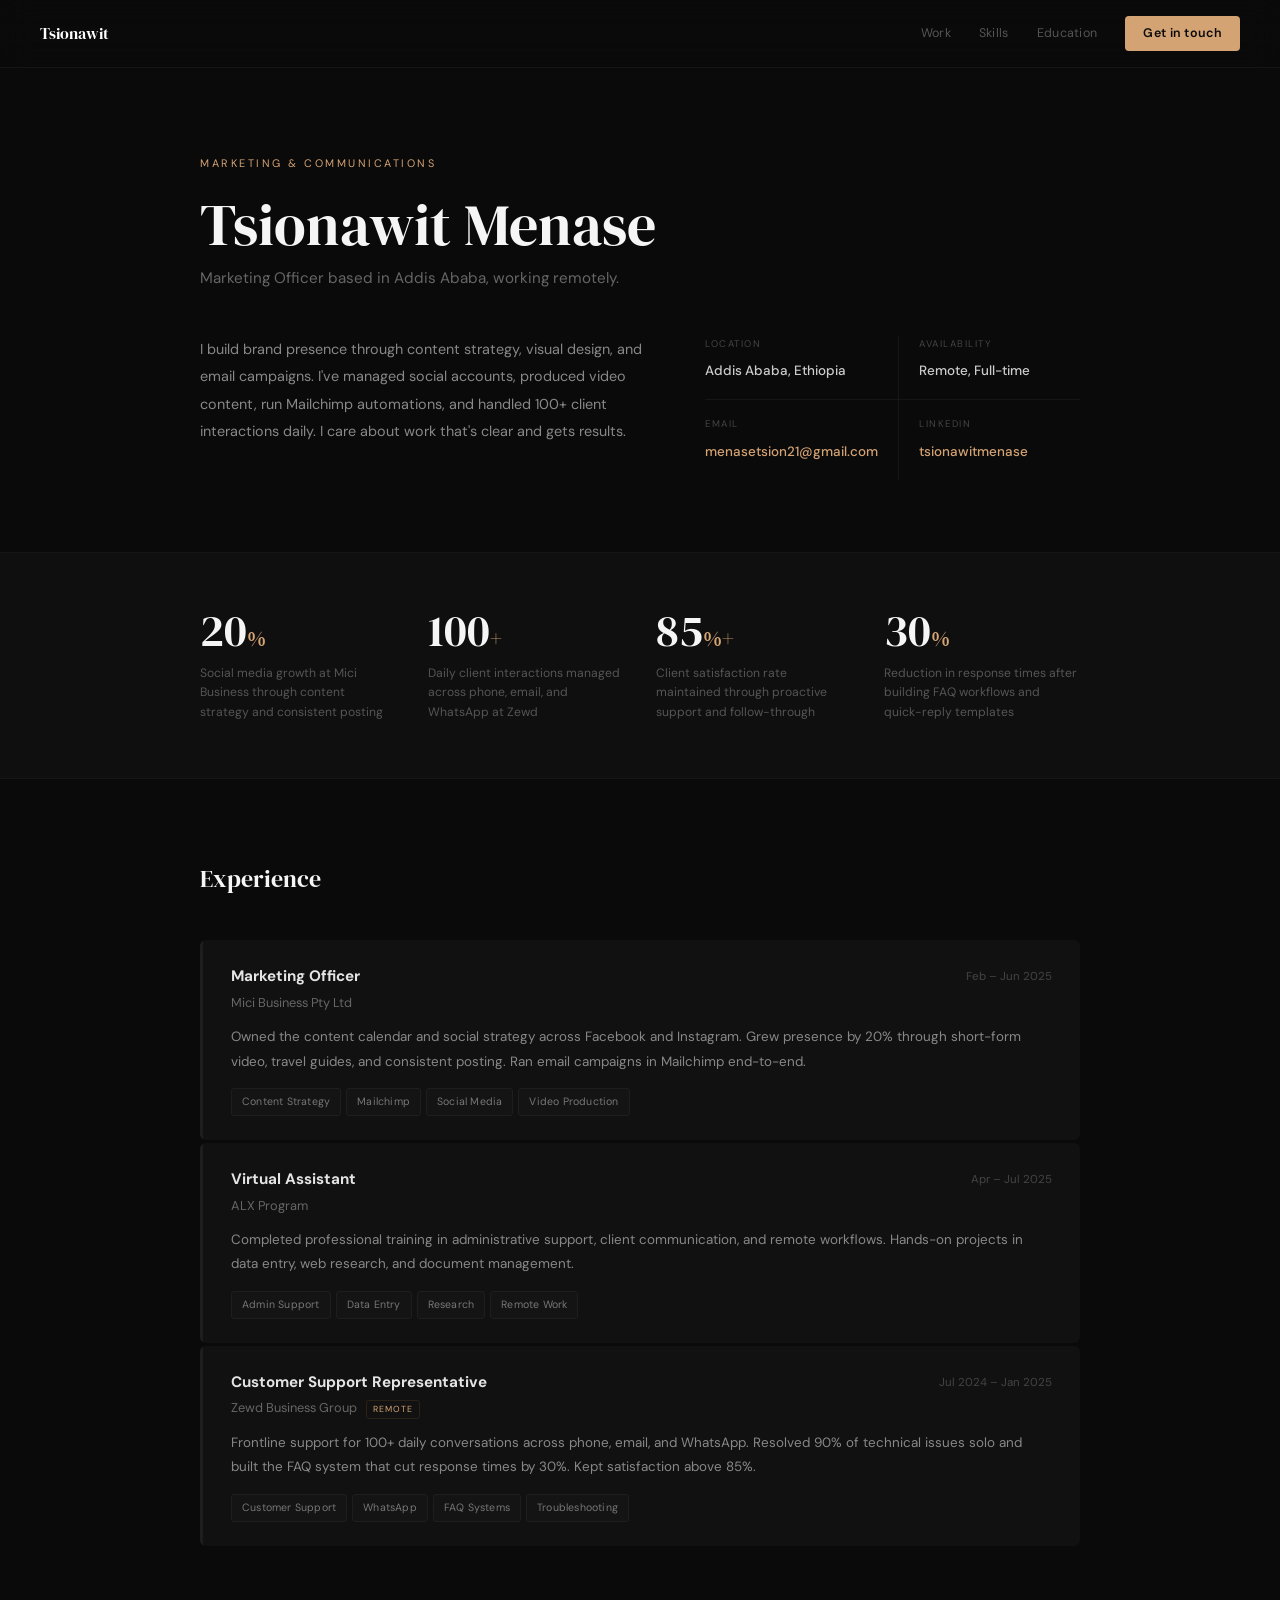
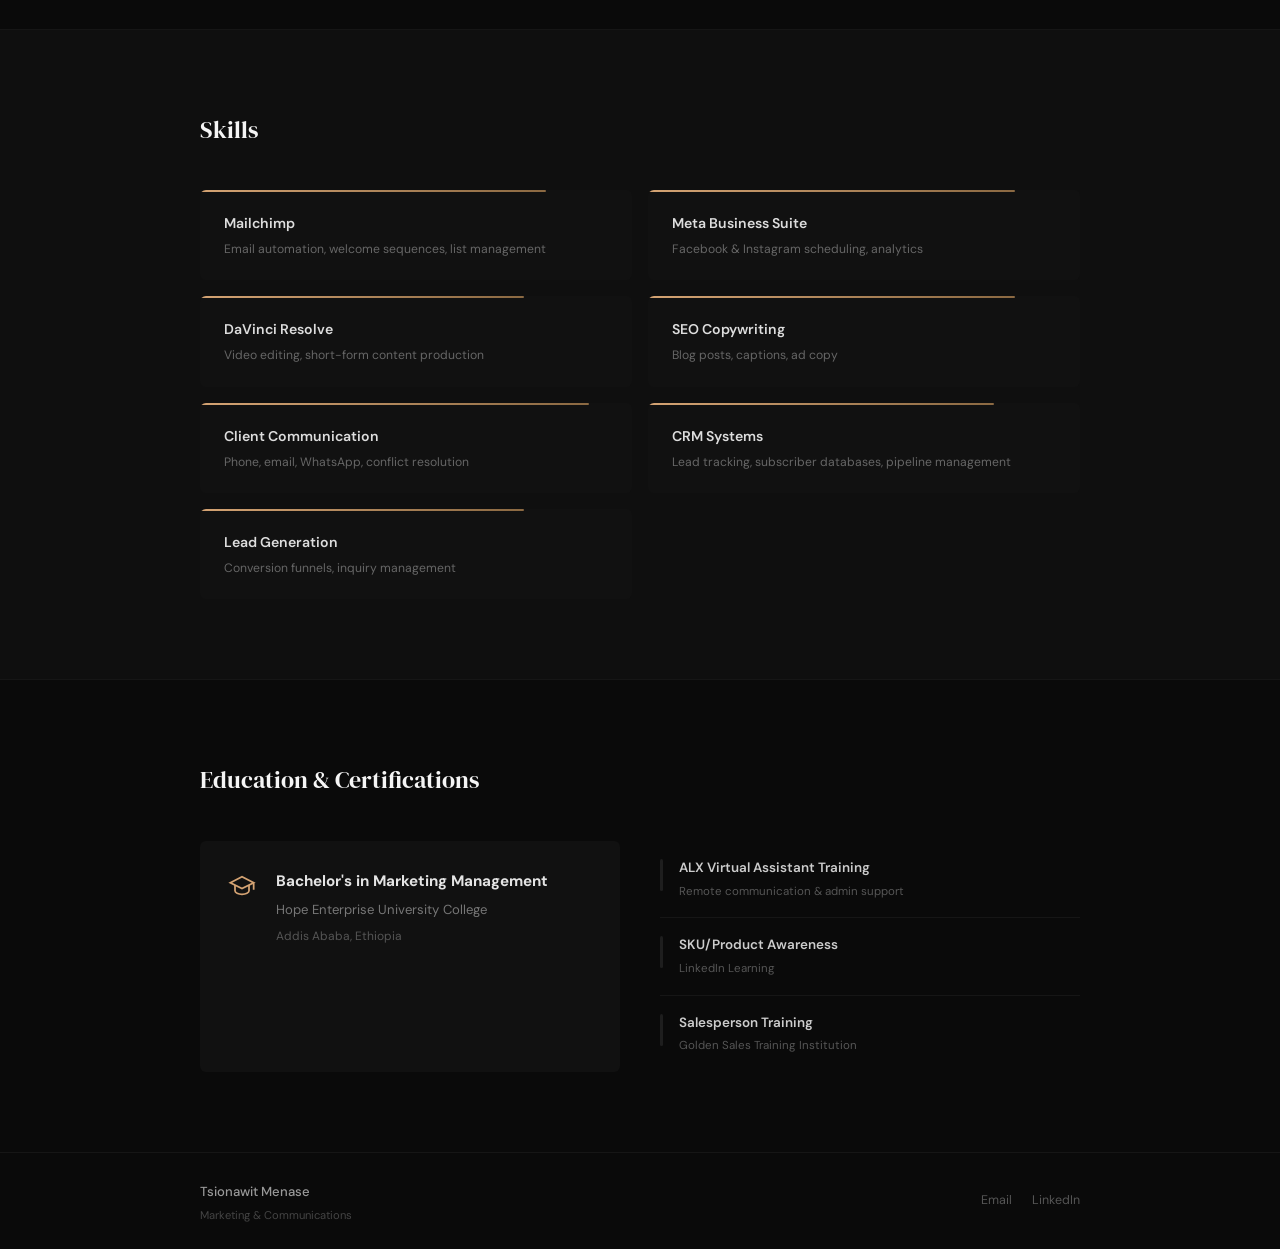
<file: teach/index.html>
<!DOCTYPE html>
<html lang="en">
<head>
    <meta charset="UTF-8">
    <meta name="viewport" content="width=device-width, initial-scale=1.0">
    <title>Tsionawit Menase</title>
    <link rel="stylesheet" href="style.css">
    <link rel="preconnect" href="https://fonts.googleapis.com">
    <link rel="preconnect" href="https://fonts.gstatic.com" crossorigin>
    <link href="https://fonts.googleapis.com/css2?family=DM+Sans:ital,wght@0,400;0,500;0,700;1,400&family=DM+Serif+Display&display=swap" rel="stylesheet">
</head>
<body>

<nav>
    <a href="../" class="logo">Tsionawit</a>
    <div class="nav-right">
        <a href="#work">Work</a>
        <a href="#skills">Skills</a>
        <a href="#education">Education</a>
        <a href="mailto:menasetsion21@gmail.com" class="cta">Get in touch</a>
    </div>
    <button class="burger" onclick="this.classList.toggle('on');document.querySelector('.nav-right').classList.toggle('show')">
        <span></span><span></span>
    </button>
</nav>

<section class="hero">
    <div class="hero-inner">
        <span class="eyebrow">Marketing &amp; Communications</span>
        <h1>Tsionawit Menase</h1>
        <p class="hero-sub">Marketing Officer based in Addis Ababa, working remotely.</p>

        <div class="hero-grid">
            <div class="hero-about">
                <p>I build brand presence through content strategy, visual design, and email campaigns. I've managed social accounts, produced video content, run Mailchimp automations, and handled 100+ client interactions daily. I care about work that's clear and gets results.</p>
            </div>
            <div class="hero-details">
                <div class="detail">
                    <span class="detail-label">Location</span>
                    <span class="detail-val">Addis Ababa, Ethiopia</span>
                </div>
                <div class="detail">
                    <span class="detail-label">Availability</span>
                    <span class="detail-val">Remote, Full-time</span>
                </div>
                <div class="detail">
                    <span class="detail-label">Email</span>
                    <a href="mailto:menasetsion21@gmail.com" class="detail-val detail-link">menasetsion21@gmail.com</a>
                </div>
                <div class="detail">
                    <span class="detail-label">LinkedIn</span>
                    <a href="https://www.linkedin.com/in/tsionawitmenase/" target="_blank" rel="noopener" class="detail-val detail-link">tsionawitmenase</a>
                </div>
            </div>
        </div>
    </div>
</section>

<section class="numbers">
    <div class="numbers-inner">
        <div class="num">
            <strong>20<span class="num-unit">%</span></strong>
            <p>Social media growth at Mici Business through content strategy and consistent posting</p>
        </div>
        <div class="num">
            <strong>100<span class="num-unit">+</span></strong>
            <p>Daily client interactions managed across phone, email, and WhatsApp at Zewd</p>
        </div>
        <div class="num">
            <strong>85<span class="num-unit">%+</span></strong>
            <p>Client satisfaction rate maintained through proactive support and follow-through</p>
        </div>
        <div class="num">
            <strong>30<span class="num-unit">%</span></strong>
            <p>Reduction in response times after building FAQ workflows and quick-reply templates</p>
        </div>
    </div>
</section>

<section class="work" id="work">
    <div class="wrap">
        <h2>Experience</h2>

        <article class="role">
            <div class="role-accent"></div>
            <div class="role-content">
                <div class="role-header">
                    <div>
                        <h3>Marketing Officer</h3>
                        <p class="where">Mici Business Pty Ltd</p>
                    </div>
                    <time>Feb &ndash; Jun 2025</time>
                </div>
                <p class="role-desc">Owned the content calendar and social strategy across Facebook and Instagram. Grew presence by 20% through short-form video, travel guides, and consistent posting. Ran email campaigns in Mailchimp end-to-end.</p>
                <div class="role-pills">
                    <span>Content Strategy</span>
                    <span>Mailchimp</span>
                    <span>Social Media</span>
                    <span>Video Production</span>
                </div>
            </div>
        </article>

        <article class="role">
            <div class="role-accent"></div>
            <div class="role-content">
                <div class="role-header">
                    <div>
                        <h3>Virtual Assistant</h3>
                        <p class="where">ALX Program</p>
                    </div>
                    <time>Apr &ndash; Jul 2025</time>
                </div>
                <p class="role-desc">Completed professional training in administrative support, client communication, and remote workflows. Hands-on projects in data entry, web research, and document management.</p>
                <div class="role-pills">
                    <span>Admin Support</span>
                    <span>Data Entry</span>
                    <span>Research</span>
                    <span>Remote Work</span>
                </div>
            </div>
        </article>

        <article class="role">
            <div class="role-accent"></div>
            <div class="role-content">
                <div class="role-header">
                    <div>
                        <h3>Customer Support Representative</h3>
                        <p class="where">Zewd Business Group <span class="remote-tag">Remote</span></p>
                    </div>
                    <time>Jul 2024 &ndash; Jan 2025</time>
                </div>
                <p class="role-desc">Frontline support for 100+ daily conversations across phone, email, and WhatsApp. Resolved 90% of technical issues solo and built the FAQ system that cut response times by 30%. Kept satisfaction above 85%.</p>
                <div class="role-pills">
                    <span>Customer Support</span>
                    <span>WhatsApp</span>
                    <span>FAQ Systems</span>
                    <span>Troubleshooting</span>
                </div>
            </div>
        </article>
    </div>
</section>

<section class="skills" id="skills">
    <div class="wrap">
        <h2>Skills</h2>
        <div class="skills-grid">

            <div class="skill-card">
                <div class="skill-bar" style="--w:80%"></div>
                <h4>Mailchimp</h4>
                <p>Email automation, welcome sequences, list management</p>
            </div>
            <div class="skill-card">
                <div class="skill-bar" style="--w:85%"></div>
                <h4>Meta Business Suite</h4>
                <p>Facebook &amp; Instagram scheduling, analytics</p>
            </div>
            <div class="skill-card">
                <div class="skill-bar" style="--w:75%"></div>
                <h4>DaVinci Resolve</h4>
                <p>Video editing, short-form content production</p>
            </div>
            <div class="skill-card">
                <div class="skill-bar" style="--w:85%"></div>
                <h4>SEO Copywriting</h4>
                <p>Blog posts, captions, ad copy</p>
            </div>
            <div class="skill-card">
                <div class="skill-bar" style="--w:90%"></div>
                <h4>Client Communication</h4>
                <p>Phone, email, WhatsApp, conflict resolution</p>
            </div>
            <div class="skill-card">
                <div class="skill-bar" style="--w:80%"></div>
                <h4>CRM Systems</h4>
                <p>Lead tracking, subscriber databases, pipeline management</p>
            </div>
            <div class="skill-card">
                <div class="skill-bar" style="--w:75%"></div>
                <h4>Lead Generation</h4>
                <p>Conversion funnels, inquiry management</p>
            </div>

        </div>
    </div>
</section>

<section class="education" id="education">
    <div class="wrap">
        <h2>Education &amp; Certifications</h2>

        <div class="edu-grid">
            <div class="edu-main">
                <div class="edu-icon">
                    <svg width="28" height="28" viewBox="0 0 24 24" fill="none" stroke="currentColor" stroke-width="1.5"><path d="M22 10v6M2 10l10-5 10 5-10 5z"/><path d="M6 12v5c0 1.66 2.69 3 6 3s6-1.34 6-3v-5"/></svg>
                </div>
                <div>
                    <h3>Bachelor's in Marketing Management</h3>
                    <p>Hope Enterprise University College</p>
                    <span>Addis Ababa, Ethiopia</span>
                </div>
            </div>

            <div class="certs">
                <div class="cert">
                    <div class="cert-line"></div>
                    <div>
                        <h4>ALX Virtual Assistant Training</h4>
                        <p>Remote communication &amp; admin support</p>
                    </div>
                </div>
                <div class="cert">
                    <div class="cert-line"></div>
                    <div>
                        <h4>SKU/Product Awareness</h4>
                        <p>LinkedIn Learning</p>
                    </div>
                </div>
                <div class="cert">
                    <div class="cert-line"></div>
                    <div>
                        <h4>Salesperson Training</h4>
                        <p>Golden Sales Training Institution</p>
                    </div>
                </div>
            </div>
        </div>
    </div>
</section>

<footer>
    <div class="footer-inner">
        <div class="footer-left">
            <span class="footer-name">Tsionawit Menase</span>
            <span class="footer-role">Marketing &amp; Communications</span>
        </div>
        <div class="footer-right">
            <a href="mailto:menasetsion21@gmail.com">Email</a>
            <a href="https://www.linkedin.com/in/tsionawitmenase/" target="_blank" rel="noopener">LinkedIn</a>
        </div>
    </div>
</footer>

</body>
</html>
</file>
<file: style.css>
/* ============================================================
   Tsionawit Menase — Digital Marketing Portfolio
   Editorial-magazine aesthetic · Dark + Light theme
   ============================================================ */

*, *::before, *::after { margin: 0; padding: 0; box-sizing: border-box; }

html { scroll-behavior: smooth; scroll-padding-top: 80px; }

:root, [data-theme="dark"] {
    --bg:           #0a0a0a;
    --bg-2:         #111111;
    --bg-3:         #161616;
    --bg-elev:      #131313;
    --ink:          #f5f5f5;
    --ink-2:        #d4d4d4;
    --ink-3:        #888888;
    --ink-4:        #555555;
    --ink-5:        #333333;
    --line:         #1e1e1e;
    --line-2:       #262626;
    --accent:       #d4a373;
    --accent-2:     #e2bb8a;
    --accent-3:     #8b6942;
    --accent-soft:  rgba(212, 163, 115, 0.10);
    --accent-glow:  rgba(212, 163, 115, 0.20);
    --strike:       #c0573e;
    --strike-soft:  rgba(192, 87, 62, 0.12);
    --grain-op:     0.03;
    --nav-bg:       rgba(10, 10, 10, 0.78);
    --selection-bg: var(--accent);
    --selection-fg: #0a0a0a;
}

[data-theme="light"] {
    --bg:           #f4efe6;
    --bg-2:         #ece5d8;
    --bg-3:         #e0d6c2;
    --bg-elev:      #ebe3d3;
    --ink:          #1a1614;
    --ink-2:        #3a322a;
    --ink-3:        #6f6457;
    --ink-4:        #a59886;
    --ink-5:        #c5b9a7;
    --line:         #d6cab3;
    --line-2:       #c8bba1;
    --accent:       #a8693d;
    --accent-2:     #c08358;
    --accent-3:     #7a4824;
    --accent-soft:  rgba(168, 105, 61, 0.08);
    --accent-glow:  rgba(168, 105, 61, 0.16);
    --strike:       #9c3e26;
    --strike-soft:  rgba(156, 62, 38, 0.10);
    --grain-op:     0.025;
    --nav-bg:       rgba(244, 239, 230, 0.82);
    --selection-bg: var(--accent);
    --selection-fg: #f4efe6;
}

@media (prefers-reduced-motion: reduce) {
    *, *::before, *::after { animation-duration: 0.01ms !important; animation-iteration-count: 1 !important; transition-duration: 0.01ms !important; scroll-behavior: auto !important; }
}

body {
    font-family: 'DM Sans', sans-serif;
    background: var(--bg);
    color: var(--ink-2);
    line-height: 1.7;
    -webkit-font-smoothing: antialiased;
    overflow-x: hidden;
    transition: background 0.3s ease, color 0.3s ease;
    position: relative;
}

/* film grain texture overlay */
body::before {
    content: '';
    position: fixed;
    inset: 0;
    pointer-events: none;
    z-index: 1000;
    opacity: var(--grain-op);
    background-image: url("data:image/svg+xml;utf8,<svg xmlns='http://www.w3.org/2000/svg' width='180' height='180'><filter id='n'><feTurbulence type='fractalNoise' baseFrequency='0.9' numOctaves='2' stitchTiles='stitch'/></filter><rect width='100%25' height='100%25' filter='url(%23n)'/></svg>");
    mix-blend-mode: overlay;
}

::selection { background: var(--selection-bg); color: var(--selection-fg); }

a { color: var(--accent); text-decoration: none; transition: color 0.2s; }
a:hover { color: var(--accent-2); }

em { color: var(--accent); font-style: italic; }
strong { color: var(--ink); font-weight: 600; }

.italic { font-style: italic; }

/* ======================== TOPBAR ======================== */
.topbar {
    position: sticky;
    top: 0;
    z-index: 100;
    display: flex;
    justify-content: space-between;
    align-items: center;
    padding: 14px 36px;
    background: var(--nav-bg);
    backdrop-filter: blur(20px);
    -webkit-backdrop-filter: blur(20px);
    border-bottom: 1px solid var(--line);
    transition: background 0.3s ease, border-color 0.3s ease;
}

.brand {
    display: flex;
    align-items: baseline;
    gap: 12px;
    color: var(--ink);
}

.brand-mark {
    font-family: 'DM Serif Display', serif;
    font-size: 1.1rem;
    color: var(--accent);
    letter-spacing: -0.5px;
}

.brand-name {
    font-family: 'DM Serif Display', serif;
    font-size: 0.95rem;
    color: var(--ink);
    letter-spacing: 0.2px;
}

.topbar-right {
    display: flex;
    gap: 24px;
    align-items: center;
}

.topbar-link {
    font-size: 0.78rem;
    color: var(--ink-3);
    letter-spacing: 0.2px;
    position: relative;
}

.topbar-link:hover { color: var(--ink); }

.topbar-link::after {
    content: '';
    position: absolute;
    left: 0; right: 0; bottom: -4px;
    height: 1px;
    background: var(--accent);
    transform: scaleX(0);
    transform-origin: left;
    transition: transform 0.3s cubic-bezier(0.4, 0, 0.2, 1);
}

.topbar-link:hover::after { transform: scaleX(1); }

.topbar-alt {
    font-family: 'DM Mono', monospace;
    font-size: 0.7rem;
    color: var(--ink-4);
    letter-spacing: 0.5px;
    padding: 4px 8px;
    border: 1px solid var(--line);
    border-radius: 3px;
    transition: all 0.2s;
}

.topbar-alt:hover {
    color: var(--accent);
    border-color: var(--accent);
}

.theme-toggle {
    background: none;
    border: 1px solid var(--line);
    width: 32px;
    height: 32px;
    border-radius: 4px;
    color: var(--ink-3);
    cursor: pointer;
    display: flex;
    align-items: center;
    justify-content: center;
    transition: all 0.2s;
    position: relative;
}

.theme-toggle:hover {
    color: var(--accent);
    border-color: var(--accent);
}

.theme-sun, .theme-moon {
    position: absolute;
    transition: opacity 0.3s ease, transform 0.3s ease;
}

[data-theme="dark"] .theme-sun { opacity: 1; transform: rotate(0); }
[data-theme="dark"] .theme-moon { opacity: 0; transform: rotate(90deg); }
[data-theme="light"] .theme-sun { opacity: 0; transform: rotate(-90deg); }
[data-theme="light"] .theme-moon { opacity: 1; transform: rotate(0); }

.cta {
    color: var(--bg) !important;
    background: var(--accent);
    padding: 8px 18px;
    border-radius: 3px;
    font-weight: 600;
    font-size: 0.78rem;
    letter-spacing: 0.2px;
    transition: background 0.2s, transform 0.2s;
}

.cta:hover {
    background: var(--accent-2);
    color: var(--bg) !important;
    transform: translateY(-1px);
}

.burger {
    display: none;
    background: none;
    border: none;
    cursor: pointer;
    flex-direction: column;
    gap: 5px;
    padding: 6px;
}

.burger span {
    display: block;
    width: 22px;
    height: 1.5px;
    background: var(--ink-3);
    transition: transform 0.3s, opacity 0.3s;
}

.burger.on span:nth-child(1) { transform: translateY(3.5px) rotate(45deg); }
.burger.on span:nth-child(2) { transform: translateY(-3.5px) rotate(-45deg); }

/* ======================== REVEAL ======================== */
.reveal {
    opacity: 0;
    transform: translateY(24px);
    transition: opacity 0.9s cubic-bezier(0.16, 1, 0.3, 1), transform 0.9s cubic-bezier(0.16, 1, 0.3, 1);
}
.reveal.in {
    opacity: 1;
    transform: none;
}

/* ======================== HERO ======================== */
.hero {
    position: relative;
    padding: 100px 60px 80px;
    max-width: 1280px;
    margin: 0 auto;
    min-height: 88vh;
    display: flex;
    align-items: center;
}

.vertical-label {
    position: absolute;
    left: 30px;
    top: 50%;
    transform: translateY(-50%) rotate(-90deg);
    transform-origin: left center;
    font-family: 'DM Mono', monospace;
    font-size: 0.66rem;
    letter-spacing: 4px;
    text-transform: uppercase;
    color: var(--ink-4);
    white-space: nowrap;
}

.hero-inner {
    width: 100%;
    max-width: 1100px;
    margin-left: 60px;
}

.hero-eyebrow {
    display: flex;
    align-items: center;
    gap: 12px;
    margin-bottom: 32px;
    font-family: 'DM Mono', monospace;
    font-size: 0.7rem;
    letter-spacing: 1.5px;
    text-transform: uppercase;
    color: var(--ink-3);
}

.hero-eyebrow .dot {
    width: 7px;
    height: 7px;
    background: var(--accent);
    border-radius: 50%;
    box-shadow: 0 0 0 4px var(--accent-soft);
    animation: pulse 2.4s ease-in-out infinite;
}

@keyframes pulse {
    0%, 100% { box-shadow: 0 0 0 0 var(--accent-glow); }
    50% { box-shadow: 0 0 0 8px transparent; }
}

.hero-eyebrow .eyebrow-text { color: var(--ink-2); }
.hero-eyebrow .eyebrow-text.muted { color: var(--ink-4); }
.hero-eyebrow .bar { width: 24px; height: 1px; background: var(--line-2); }

.hero-name {
    font-family: 'DM Serif Display', serif;
    font-size: clamp(3.5rem, 11vw, 9.5rem);
    line-height: 0.92;
    color: var(--ink);
    font-weight: 400;
    letter-spacing: -0.04em;
    margin-bottom: 36px;
    margin-left: -6px;
}

.name-line { display: block; }
.name-line.italic { font-style: italic; color: var(--accent); }

.name-period {
    color: var(--accent);
    font-style: normal;
}

.hero-tag {
    font-family: 'DM Serif Display', serif;
    font-size: clamp(1.2rem, 2.1vw, 1.7rem);
    line-height: 1.45;
    color: var(--ink-2);
    max-width: 880px;
    margin-bottom: 56px;
    font-weight: 400;
}

.hero-tag em {
    font-style: italic;
    color: var(--accent);
}

.underlined {
    background-image: linear-gradient(transparent 92%, var(--accent) 92%, var(--accent) 98%, transparent 98%);
    background-size: 100% 100%;
    padding: 0 2px;
}

.hero-bottom {
    display: grid;
    grid-template-columns: auto 1fr;
    gap: 80px;
    align-items: end;
}

.hero-cta-group {
    display: flex;
    gap: 12px;
    flex-wrap: wrap;
}

.btn {
    display: inline-flex;
    align-items: center;
    gap: 8px;
    padding: 13px 22px;
    border-radius: 3px;
    font-size: 0.84rem;
    font-weight: 600;
    letter-spacing: 0.2px;
    transition: all 0.25s cubic-bezier(0.4, 0, 0.2, 1);
    cursor: pointer;
    border: none;
}

.btn .arrow { transition: transform 0.25s; }
.btn:hover .arrow { transform: translateX(4px); }

.btn-primary {
    background: var(--accent);
    color: var(--bg);
}
.btn-primary:hover {
    background: var(--accent-2);
    color: var(--bg);
    transform: translateY(-1px);
    box-shadow: 0 6px 20px var(--accent-glow);
}

.btn-ghost {
    background: transparent;
    color: var(--ink-2);
    border: 1px solid var(--line-2);
}
.btn-ghost:hover {
    color: var(--ink);
    border-color: var(--accent);
}

.btn-large { padding: 18px 28px; font-size: 0.95rem; }

.hero-meta {
    display: grid;
    grid-template-columns: repeat(2, 1fr);
    gap: 16px 36px;
    border-left: 1px solid var(--line-2);
    padding-left: 32px;
}

.meta-cell { display: flex; flex-direction: column; }

.meta-key {
    font-family: 'DM Mono', monospace;
    font-size: 0.6rem;
    text-transform: uppercase;
    letter-spacing: 1.5px;
    color: var(--ink-4);
    margin-bottom: 4px;
}

.meta-val {
    font-size: 0.84rem;
    color: var(--ink);
    font-weight: 500;
}

.scroll-cue {
    position: absolute;
    right: 36px;
    bottom: 40px;
    display: flex;
    flex-direction: column;
    align-items: center;
    gap: 12px;
    font-family: 'DM Mono', monospace;
    font-size: 0.66rem;
    letter-spacing: 2px;
    text-transform: uppercase;
    color: var(--ink-4);
}

.scroll-line {
    width: 1px;
    height: 48px;
    background: linear-gradient(to bottom, var(--accent), transparent);
    position: relative;
    overflow: hidden;
}

.scroll-line::after {
    content: '';
    position: absolute;
    top: -8px;
    left: 0;
    width: 100%;
    height: 8px;
    background: var(--accent);
    animation: scrollDown 2.2s cubic-bezier(0.65, 0, 0.35, 1) infinite;
}

@keyframes scrollDown {
    0% { top: -8px; opacity: 0; }
    30% { opacity: 1; }
    70% { opacity: 1; }
    100% { top: 48px; opacity: 0; }
}

/* ======================== MARQUEE ======================== */
.marquee {
    overflow: hidden;
    border-top: 1px solid var(--line);
    border-bottom: 1px solid var(--line);
    background: var(--bg-2);
    padding: 22px 0;
    position: relative;
}

.marquee::before, .marquee::after {
    content: '';
    position: absolute;
    top: 0; bottom: 0;
    width: 80px;
    z-index: 2;
    pointer-events: none;
}
.marquee::before { left: 0; background: linear-gradient(to right, var(--bg-2), transparent); }
.marquee::after { right: 0; background: linear-gradient(to left, var(--bg-2), transparent); }

.marquee-track {
    display: flex;
    align-items: center;
    gap: 36px;
    white-space: nowrap;
    animation: marquee 38s linear infinite;
    font-family: 'DM Serif Display', serif;
    font-size: 1.4rem;
    color: var(--ink);
    font-style: italic;
    padding-left: 36px;
}

.marquee-track .sep {
    color: var(--accent);
    font-size: 0.8rem;
    font-style: normal;
}

@keyframes marquee {
    from { transform: translateX(0); }
    to { transform: translateX(-50%); }
}

/* ======================== SECTIONS ======================== */
.section {
    padding: 110px 60px;
    max-width: 1280px;
    margin: 0 auto;
}

.section-head {
    display: flex;
    align-items: baseline;
    gap: 20px;
    margin-bottom: 56px;
    padding-bottom: 18px;
    border-bottom: 1px solid var(--line);
}

.section-num {
    font-family: 'DM Mono', monospace;
    font-size: 0.7rem;
    letter-spacing: 2px;
    color: var(--accent);
}

.section-label {
    font-family: 'DM Mono', monospace;
    font-size: 0.72rem;
    text-transform: uppercase;
    letter-spacing: 2.5px;
    color: var(--ink-3);
}

.section-rule {
    flex: 1;
    height: 1px;
    background: linear-gradient(to right, var(--line-2), transparent);
}

.section-lede {
    font-family: 'DM Serif Display', serif;
    font-style: italic;
    font-size: 1.1rem;
    color: var(--ink-3);
    max-width: 620px;
    margin-bottom: 56px;
}

/* ======================== ABOUT ======================== */
.about-grid {
    display: grid;
    grid-template-columns: 1.05fr 1fr;
    gap: 80px;
    align-items: start;
}

.about-headline {
    font-family: 'DM Serif Display', serif;
    font-size: clamp(2rem, 3.6vw, 3rem);
    line-height: 1.12;
    color: var(--ink);
    font-weight: 400;
    letter-spacing: -0.01em;
    position: sticky;
    top: 100px;
}

.about-headline em {
    font-style: italic;
    color: var(--accent);
}

.about-body p {
    font-size: 1rem;
    color: var(--ink-2);
    line-height: 1.85;
    margin-bottom: 22px;
}

.about-body p:last-child { margin-bottom: 0; }

.about-body strong {
    color: var(--ink);
    font-weight: 600;
}

/* ======================== STATS ======================== */
.stats {
    background: var(--bg-2);
    border-top: 1px solid var(--line);
    border-bottom: 1px solid var(--line);
    padding: 80px 60px;
}

.stats-inner {
    max-width: 1280px;
    margin: 0 auto;
    display: grid;
    grid-template-columns: repeat(4, 1fr);
    gap: 0;
}

.stat {
    padding: 0 36px;
    border-left: 1px solid var(--line-2);
    position: relative;
}

.stat:first-child { padding-left: 0; border-left: none; }
.stat:last-child { padding-right: 0; }

.stat-idx {
    font-family: 'DM Mono', monospace;
    font-size: 0.6rem;
    letter-spacing: 1.5px;
    text-transform: uppercase;
    color: var(--accent);
    display: block;
    margin-bottom: 12px;
}

.stat-num {
    display: block;
    font-family: 'DM Serif Display', serif;
    font-size: clamp(2.8rem, 4.5vw, 4.2rem);
    font-weight: 400;
    color: var(--ink);
    line-height: 1;
    margin-bottom: 16px;
    letter-spacing: -0.02em;
    font-variant-numeric: tabular-nums;
}

.stat-label {
    font-size: 0.84rem;
    color: var(--ink-3);
    line-height: 1.5;
}

/* ======================== SERVICES (Accordion) ======================== */
.service-list {
    display: flex;
    flex-direction: column;
    gap: 1px;
    background: var(--line);
    border: 1px solid var(--line);
    border-radius: 6px;
    overflow: hidden;
}

.service {
    background: var(--bg);
    transition: background 0.3s ease;
}

.service:hover { background: var(--bg-elev); }

.service-head {
    width: 100%;
    display: grid;
    grid-template-columns: 60px 1fr auto 48px;
    gap: 24px;
    align-items: center;
    padding: 28px 32px;
    background: none;
    border: none;
    text-align: left;
    cursor: pointer;
    color: inherit;
    font-family: inherit;
    transition: background 0.2s;
}

.service-num {
    font-family: 'DM Mono', monospace;
    font-size: 0.74rem;
    color: var(--accent);
    letter-spacing: 1.5px;
}

.service-title h3 {
    font-family: 'DM Serif Display', serif;
    font-size: 1.5rem;
    font-weight: 400;
    color: var(--ink);
    margin-bottom: 4px;
    letter-spacing: -0.01em;
}

.service-title p {
    font-size: 0.86rem;
    color: var(--ink-3);
    font-style: italic;
}

.service-price {
    text-align: right;
    display: flex;
    flex-direction: column;
    align-items: flex-end;
    gap: 4px;
}

.service-price strong {
    font-family: 'DM Serif Display', serif;
    font-size: 1.5rem;
    font-weight: 400;
    color: var(--ink);
}

.service-price strong span {
    font-family: 'DM Sans', sans-serif;
    font-size: 0.78rem;
    color: var(--ink-3);
    margin-left: 2px;
    font-weight: 400;
}

.service-price .hourly {
    font-family: 'DM Mono', monospace;
    font-size: 0.66rem;
    color: var(--ink-4);
    letter-spacing: 0.5px;
}

.service-toggle {
    width: 40px;
    height: 40px;
    border: 1px solid var(--line-2);
    border-radius: 50%;
    display: flex;
    align-items: center;
    justify-content: center;
    color: var(--ink-3);
    transition: all 0.3s cubic-bezier(0.4, 0, 0.2, 1);
}

.service:hover .service-toggle {
    border-color: var(--accent);
    color: var(--accent);
}

.service-toggle svg {
    transition: transform 0.4s cubic-bezier(0.4, 0, 0.2, 1);
}

.service[data-open="true"] .service-toggle svg {
    transform: rotate(45deg);
}

.service[data-open="true"] .service-toggle {
    background: var(--accent);
    border-color: var(--accent);
    color: var(--bg);
}

.service-body {
    max-height: 0;
    overflow: hidden;
    transition: max-height 0.5s cubic-bezier(0.4, 0, 0.2, 1);
}

.service[data-open="true"] .service-body {
    max-height: 800px;
}

.service-body > * {
    padding-left: 32px;
    padding-right: 32px;
}

.service-body > *:first-child { padding-top: 0; }
.service-body > *:last-child { padding-bottom: 36px; }

.service-desc {
    font-size: 0.95rem;
    color: var(--ink-2);
    line-height: 1.8;
    margin-bottom: 22px;
    padding-left: 116px !important;
    max-width: 880px;
}

.checklist-label {
    display: block;
    font-family: 'DM Mono', monospace;
    font-size: 0.62rem;
    text-transform: uppercase;
    letter-spacing: 2px;
    color: var(--accent);
    margin-bottom: 14px;
    padding-left: 116px !important;
}

.checklist {
    list-style: none;
    padding-left: 116px !important;
    display: grid;
    grid-template-columns: 1fr 1fr;
    gap: 10px 36px;
    max-width: 880px;
}

.checklist li {
    position: relative;
    padding-left: 26px;
    font-size: 0.88rem;
    color: var(--ink-2);
    line-height: 1.6;
}

.checklist li::before {
    content: '';
    position: absolute;
    left: 0;
    top: 0.65em;
    width: 14px;
    height: 8px;
    border-left: 1.5px solid var(--accent);
    border-bottom: 1.5px solid var(--accent);
    transform: rotate(-50deg);
}

/* ======================== ONE-TIME ======================== */
.menu-list {
    list-style: none;
    border-top: 1px solid var(--line);
}

.menu-list li {
    display: flex;
    align-items: baseline;
    gap: 16px;
    padding: 22px 0;
    border-bottom: 1px solid var(--line);
    transition: padding-left 0.3s cubic-bezier(0.4, 0, 0.2, 1);
}

.menu-list li:hover { padding-left: 14px; }

.menu-list .item {
    font-family: 'DM Serif Display', serif;
    font-size: 1.25rem;
    color: var(--ink);
    flex-shrink: 0;
}

.menu-list .item em {
    font-style: italic;
    color: var(--ink-3);
    font-size: 0.92rem;
}

.menu-list .dots {
    flex: 1;
    background-image: radial-gradient(circle, var(--ink-5) 1px, transparent 1.4px);
    background-size: 6px 6px;
    background-repeat: repeat-x;
    background-position: 0 center;
    height: 2px;
    align-self: center;
    margin: 0 6px;
}

.menu-list .price {
    font-family: 'DM Mono', monospace;
    font-size: 0.92rem;
    color: var(--accent);
    font-weight: 500;
    letter-spacing: 0.5px;
    flex-shrink: 0;
}

/* ======================== PACKAGES ======================== */
.packages-intro {
    display: grid;
    grid-template-columns: auto 1fr;
    align-items: end;
    gap: 56px;
    margin-bottom: 56px;
}

.packages-intro h3 {
    font-family: 'DM Serif Display', serif;
    font-size: 2.4rem;
    font-weight: 400;
    color: var(--ink);
    line-height: 1.1;
    letter-spacing: -0.02em;
    flex-shrink: 0;
}

.packages-intro p {
    font-size: 0.92rem;
    color: var(--ink-3);
    line-height: 1.7;
    max-width: 480px;
    padding-bottom: 8px;
}

.package-grid {
    display: grid;
    grid-template-columns: repeat(3, 1fr);
    gap: 20px;
    margin-bottom: 36px;
}

.package {
    position: relative;
    background: var(--bg-2);
    border: 1px solid var(--line);
    border-radius: 6px;
    padding: 36px 32px;
    display: flex;
    flex-direction: column;
    transition: transform 0.4s cubic-bezier(0.16, 1, 0.3, 1), border-color 0.3s, box-shadow 0.3s;
}

.package:hover {
    transform: translateY(-4px);
    border-color: var(--line-2);
}

.package.featured {
    background: var(--bg-elev);
    border: 1px solid var(--accent);
    box-shadow: 0 0 0 1px var(--accent), 0 8px 40px var(--accent-soft);
    transform: translateY(-8px);
}

.package.featured:hover { transform: translateY(-12px); }

.ribbon {
    position: absolute;
    top: -1px;
    right: 24px;
    background: var(--accent);
    color: var(--bg);
    font-family: 'DM Mono', monospace;
    font-size: 0.62rem;
    text-transform: uppercase;
    letter-spacing: 1.5px;
    padding: 5px 12px;
    border-radius: 0 0 4px 4px;
    font-weight: 600;
}

.package-tier {
    font-family: 'DM Mono', monospace;
    font-size: 0.62rem;
    letter-spacing: 2px;
    text-transform: uppercase;
    color: var(--ink-4);
    margin-bottom: 14px;
    display: block;
}

.package h4 {
    font-family: 'DM Serif Display', serif;
    font-size: 2.1rem;
    font-weight: 400;
    color: var(--ink);
    letter-spacing: -0.02em;
    margin-bottom: 6px;
}

.package-sub {
    font-size: 0.86rem;
    color: var(--ink-3);
    font-style: italic;
    margin-bottom: 24px;
}

.package-price {
    display: flex;
    align-items: baseline;
    gap: 2px;
    margin-bottom: 16px;
}

.package-price .dollar {
    font-family: 'DM Serif Display', serif;
    font-size: 1.3rem;
    color: var(--accent);
    align-self: flex-start;
    padding-top: 8px;
}

.package-price strong {
    font-family: 'DM Serif Display', serif;
    font-size: 3.4rem;
    font-weight: 400;
    color: var(--ink);
    line-height: 1;
    letter-spacing: -0.03em;
}

.package-price .period {
    font-size: 0.86rem;
    color: var(--ink-3);
    margin-left: 4px;
}

.package-aud {
    font-size: 0.84rem;
    color: var(--ink-3);
    line-height: 1.6;
    margin-bottom: 4px;
    min-height: 3.2em;
}

.package-rule {
    height: 1px;
    background: var(--line);
    margin: 18px 0 22px;
}

.package-features {
    list-style: none;
    flex: 1;
    margin-bottom: 28px;
}

.feat {
    position: relative;
    padding: 8px 0 8px 28px;
    font-size: 0.86rem;
    line-height: 1.5;
    transition: opacity 0.2s;
}

.feat em { color: var(--ink-3); font-style: italic; }

.feat.incl {
    color: var(--ink-2);
}

.feat.incl::before {
    content: '';
    position: absolute;
    left: 0;
    top: 1.2em;
    width: 12px;
    height: 7px;
    border-left: 1.5px solid var(--accent);
    border-bottom: 1.5px solid var(--accent);
    transform: rotate(-50deg);
}

.feat.excl {
    color: var(--ink-4);
    text-decoration: line-through;
    text-decoration-color: var(--strike);
    text-decoration-thickness: 1.2px;
}

.feat.excl em { text-decoration: line-through; text-decoration-color: var(--strike); }

.feat.excl::before {
    content: '\00D7';
    position: absolute;
    left: 1px;
    top: 6px;
    width: 14px;
    height: 14px;
    color: var(--strike);
    font-size: 0.92rem;
    font-weight: 700;
    line-height: 1;
    text-decoration: none;
    display: inline-block;
}

/* subtle redacted background for excluded items */
.feat.excl::after {
    content: '';
    position: absolute;
    left: 24px;
    right: 0;
    top: 50%;
    height: 1px;
    background: var(--strike);
    opacity: 0.18;
    transform: translateY(-50%) rotate(-0.4deg);
    pointer-events: none;
}

.package-cta {
    display: flex;
    align-items: center;
    justify-content: center;
    gap: 8px;
    padding: 14px 20px;
    background: transparent;
    border: 1px solid var(--line-2);
    border-radius: 3px;
    font-size: 0.84rem;
    font-weight: 600;
    color: var(--ink);
    transition: all 0.25s;
}

.package-cta .arrow { transition: transform 0.25s; }
.package-cta:hover {
    background: var(--ink);
    border-color: var(--ink);
    color: var(--bg);
}
.package-cta:hover .arrow { transform: translateX(4px); }

.package.featured .package-cta {
    background: var(--accent);
    color: var(--bg);
    border-color: var(--accent);
}

.package.featured .package-cta:hover {
    background: var(--accent-2);
    border-color: var(--accent-2);
    color: var(--bg);
}

.disclaimers {
    padding-top: 28px;
    border-top: 1px solid var(--line);
    display: flex;
    flex-direction: column;
    gap: 6px;
}

.disclaimers p {
    font-size: 0.78rem;
    color: var(--ink-4);
    font-style: italic;
    line-height: 1.6;
}

.disclaimers .asterisk {
    color: var(--accent);
    font-style: normal;
    margin-right: 4px;
}

/* ======================== EXPERIENCE ======================== */
.timeline {
    position: relative;
    padding-left: 0;
}

.timeline::before {
    content: '';
    position: absolute;
    left: 158px;
    top: 12px;
    bottom: 12px;
    width: 1px;
    background: var(--line-2);
}

.role {
    display: grid;
    grid-template-columns: 200px 1fr;
    gap: 60px;
    padding: 32px 0;
    border-bottom: 1px solid var(--line);
}

.role:last-child { border-bottom: none; }

.role-meta {
    position: relative;
    padding-top: 8px;
}

.role-dot {
    position: absolute;
    right: -7px;
    top: 14px;
    width: 11px;
    height: 11px;
    background: var(--bg);
    border: 1.5px solid var(--accent);
    border-radius: 50%;
    z-index: 1;
}

.role:hover .role-dot {
    background: var(--accent);
    box-shadow: 0 0 0 4px var(--accent-soft);
}

.role-meta time {
    font-family: 'DM Mono', monospace;
    font-size: 0.72rem;
    color: var(--ink-3);
    letter-spacing: 0.5px;
}

.role-body h3 {
    font-family: 'DM Serif Display', serif;
    font-size: 1.6rem;
    font-weight: 400;
    color: var(--ink);
    letter-spacing: -0.01em;
    margin-bottom: 4px;
}

.role-body .where {
    font-size: 0.92rem;
    color: var(--accent);
    margin-bottom: 18px;
    font-style: italic;
}

.bullets {
    list-style: none;
}

.bullets li {
    position: relative;
    padding-left: 22px;
    font-size: 0.92rem;
    color: var(--ink-2);
    line-height: 1.75;
    margin-bottom: 8px;
}

.bullets li::before {
    content: '';
    position: absolute;
    left: 2px;
    top: 0.85em;
    width: 8px;
    height: 1px;
    background: var(--accent);
}

.bullets li strong { color: var(--ink); }

/* ======================== TOOLS ======================== */
.tools-grid {
    display: flex;
    flex-wrap: wrap;
    gap: 10px;
}

.tool {
    display: inline-flex;
    align-items: center;
    padding: 10px 18px;
    background: var(--bg-2);
    border: 1px solid var(--line);
    border-radius: 3px;
    font-family: 'DM Mono', monospace;
    font-size: 0.78rem;
    color: var(--ink-2);
    letter-spacing: 0.3px;
    transition: all 0.25s;
    cursor: default;
}

.tool:hover {
    background: var(--accent-soft);
    border-color: var(--accent);
    color: var(--accent);
    transform: translateY(-2px);
}

/* ======================== EDUCATION ======================== */
.edu-layout {
    display: grid;
    grid-template-columns: 1fr 1fr;
    gap: 48px;
}

.edu-tag {
    display: block;
    font-family: 'DM Mono', monospace;
    font-size: 0.62rem;
    text-transform: uppercase;
    letter-spacing: 2px;
    color: var(--accent);
    margin-bottom: 18px;
}

.edu-main {
    background: var(--bg-2);
    border: 1px solid var(--line);
    border-radius: 6px;
    padding: 36px;
}

.edu-main h3 {
    font-family: 'DM Serif Display', serif;
    font-size: 1.5rem;
    font-weight: 400;
    color: var(--ink);
    letter-spacing: -0.01em;
    margin-bottom: 8px;
}

.edu-main p {
    font-size: 0.92rem;
    color: var(--ink-2);
    margin-bottom: 4px;
}

.edu-loc {
    font-size: 0.82rem;
    color: var(--ink-4);
}

.cert-list {
    padding: 8px 0;
}

.cert {
    display: flex;
    align-items: flex-start;
    gap: 18px;
    padding: 16px 0;
    border-bottom: 1px solid var(--line);
}

.cert:last-child { border-bottom: none; }

.cert-line {
    width: 3px;
    height: 34px;
    background: var(--line-2);
    border-radius: 2px;
    flex-shrink: 0;
    margin-top: 4px;
    transition: background 0.25s;
}

.cert:hover .cert-line { background: var(--accent); }

.cert h4 {
    font-size: 0.92rem;
    font-weight: 600;
    color: var(--ink);
    margin-bottom: 3px;
}

.cert p {
    font-size: 0.78rem;
    color: var(--ink-3);
}

/* ======================== CTA FINAL ======================== */
.cta-final {
    padding: 130px 60px;
    text-align: center;
    background: var(--bg-2);
    border-top: 1px solid var(--line);
    border-bottom: 1px solid var(--line);
    position: relative;
    overflow: hidden;
}

.cta-final::before {
    content: '';
    position: absolute;
    top: -120px;
    left: 50%;
    transform: translateX(-50%);
    width: 600px;
    height: 600px;
    background: radial-gradient(circle, var(--accent-soft), transparent 60%);
    pointer-events: none;
}

.cta-inner {
    position: relative;
    max-width: 800px;
    margin: 0 auto;
}

.cta-eyebrow {
    display: inline-flex;
    align-items: center;
    gap: 10px;
    font-family: 'DM Mono', monospace;
    font-size: 0.7rem;
    text-transform: uppercase;
    letter-spacing: 2px;
    color: var(--accent);
    margin-bottom: 28px;
}

.cta-eyebrow .dot {
    width: 7px;
    height: 7px;
    background: var(--accent);
    border-radius: 50%;
    animation: pulse 2.4s ease-in-out infinite;
}

.cta-final h2 {
    font-family: 'DM Serif Display', serif;
    font-size: clamp(2.4rem, 5vw, 4.2rem);
    font-weight: 400;
    color: var(--ink);
    line-height: 1.08;
    letter-spacing: -0.02em;
    margin-bottom: 24px;
}

.cta-final h2 em {
    font-style: italic;
    color: var(--accent);
}

.cta-final p {
    font-size: 1.05rem;
    color: var(--ink-2);
    max-width: 580px;
    margin: 0 auto 48px;
    line-height: 1.7;
}

.cta-actions {
    display: flex;
    gap: 14px;
    justify-content: center;
    flex-wrap: wrap;
    margin-bottom: 40px;
}

.cta-foot {
    display: block;
    font-family: 'DM Mono', monospace;
    font-size: 0.72rem;
    color: var(--ink-4);
    letter-spacing: 0.5px;
}

/* ======================== FOOTER ======================== */
footer {
    padding: 60px 60px 40px;
    max-width: 1280px;
    margin: 0 auto;
}

.footer-grid {
    display: grid;
    grid-template-columns: 2fr 1fr 1fr 1.4fr;
    gap: 48px;
    padding-bottom: 32px;
    border-bottom: 1px solid var(--line);
    margin-bottom: 24px;
}

.footer-brand { display: flex; flex-direction: column; gap: 4px; }

.footer-mark {
    font-family: 'DM Serif Display', serif;
    font-size: 1.1rem;
    color: var(--ink);
}

.footer-role {
    font-size: 0.78rem;
    color: var(--ink-4);
}

.footer-nav { display: flex; flex-direction: column; gap: 8px; }
.footer-nav a { font-size: 0.84rem; color: var(--ink-2); }
.footer-nav a:hover { color: var(--accent); }

.footer-label {
    font-family: 'DM Mono', monospace;
    font-size: 0.62rem;
    text-transform: uppercase;
    letter-spacing: 2px;
    color: var(--ink-4);
    margin-bottom: 8px;
}

.footer-meta p {
    font-size: 0.82rem;
    color: var(--ink-3);
    margin-bottom: 8px;
    line-height: 1.5;
}

.footer-copy {
    font-family: 'DM Mono', monospace;
    font-size: 0.7rem;
    color: var(--ink-4);
    letter-spacing: 0.5px;
}

/* ======================== RESPONSIVE ======================== */
@media (max-width: 960px) {
    .topbar { padding: 14px 24px; }
    .topbar-right { gap: 18px; }
    .topbar-link { display: none; }
    .topbar-alt { display: none; }

    .hero { padding: 70px 24px 60px; min-height: 0; }
    .vertical-label { display: none; }
    .hero-inner { margin-left: 0; }
    .hero-name { font-size: clamp(3rem, 14vw, 5.5rem); }
    .hero-bottom { grid-template-columns: 1fr; gap: 40px; }
    .hero-meta { border-left: none; padding-left: 0; padding-top: 28px; border-top: 1px solid var(--line-2); }
    .scroll-cue { display: none; }

    .marquee-track { font-size: 1.1rem; gap: 24px; padding-left: 24px; }

    .section { padding: 70px 24px; }
    .section-head { margin-bottom: 36px; gap: 14px; }

    .about-grid { grid-template-columns: 1fr; gap: 40px; }
    .about-headline { position: static; font-size: 1.8rem; }

    .stats { padding: 50px 24px; }
    .stats-inner { grid-template-columns: repeat(2, 1fr); gap: 32px 24px; }
    .stat { padding: 0; border-left: none; }
    .stat:nth-child(3), .stat:nth-child(4) { padding-top: 24px; border-top: 1px solid var(--line); }

    .service-head { grid-template-columns: 36px 1fr 40px; gap: 14px; padding: 22px 20px; }
    .service-num { font-size: 0.66rem; }
    .service-title h3 { font-size: 1.15rem; }
    .service-title p { font-size: 0.78rem; }
    .service-price { grid-column: 2 / -1; text-align: left; flex-direction: row; align-items: baseline; gap: 12px; margin-top: 6px; }
    .service-price strong { font-size: 1.2rem; }

    .service-desc, .checklist-label, .checklist { padding-left: 20px !important; padding-right: 20px !important; }
    .checklist { grid-template-columns: 1fr; gap: 8px; }

    .menu-list li { flex-wrap: wrap; }
    .menu-list .item { font-size: 1.05rem; }
    .menu-list .dots { display: none; }
    .menu-list .price { margin-left: auto; }

    .packages-intro { grid-template-columns: 1fr; gap: 16px; }
    .packages-intro h3 { font-size: 1.8rem; }

    .package-grid { grid-template-columns: 1fr; gap: 16px; }
    .package.featured { transform: none; }
    .package.featured:hover { transform: translateY(-4px); }

    .timeline::before { display: none; }
    .role { grid-template-columns: 1fr; gap: 12px; padding: 24px 0; }
    .role-dot { display: none; }
    .role-meta time { font-size: 0.68rem; }
    .role-body h3 { font-size: 1.25rem; }

    .edu-layout { grid-template-columns: 1fr; gap: 28px; }

    .cta-final { padding: 80px 24px; }
    .cta-actions { flex-direction: column; align-items: stretch; }
    .cta-actions .btn { justify-content: center; }

    footer { padding: 40px 24px; }
    .footer-grid { grid-template-columns: 1fr 1fr; gap: 32px 24px; }

    .burger { display: flex; }
    .topbar-right { gap: 12px; }
}

@media (max-width: 560px) {
    .brand-name { display: none; }
    .stats-inner { grid-template-columns: 1fr; gap: 24px; }
    .stat:nth-child(n+2) { padding-top: 24px; border-top: 1px solid var(--line); }
    .footer-grid { grid-template-columns: 1fr; gap: 28px; }
}
</file>
<file: teach/style.css>
* { margin: 0; padding: 0; box-sizing: border-box; }

html { scroll-behavior: smooth; scroll-padding-top: 72px; }

body {
    font-family: 'DM Sans', sans-serif;
    background: #0a0a0a;
    color: #c8c8c8;
    line-height: 1.7;
    -webkit-font-smoothing: antialiased;
}

::selection { background: #d4a373; color: #0a0a0a; }
a { color: #d4a373; text-decoration: none; }
a:hover { color: #e2bb8a; }

.wrap {
    max-width: 960px;
    margin: 0 auto;
    padding: 0 40px;
}

/* ======================== NAV ======================== */
nav {
    position: sticky;
    top: 0;
    z-index: 100;
    display: flex;
    justify-content: space-between;
    align-items: center;
    padding: 16px 40px;
    background: rgba(10, 10, 10, 0.9);
    backdrop-filter: blur(16px);
    border-bottom: 1px solid #161616;
}

.logo {
    font-family: 'DM Serif Display', serif;
    font-size: 1rem;
    color: #fff;
}

.nav-right { display: flex; gap: 28px; align-items: center; }
.nav-right a { font-size: 0.78rem; color: #555; letter-spacing: 0.3px; transition: color 0.2s; }
.nav-right a:hover { color: #ccc; }

.cta {
    color: #0a0a0a !important;
    background: #d4a373;
    padding: 7px 18px;
    border-radius: 4px;
    font-weight: 600;
    font-size: 0.78rem !important;
    transition: background 0.2s;
}
.cta:hover { background: #e2bb8a; color: #0a0a0a !important; }

.burger { display: none; background: none; border: none; cursor: pointer; flex-direction: column; gap: 5px; padding: 4px; }
.burger span { display: block; width: 20px; height: 1.5px; background: #666; }

/* ======================== HERO ======================== */
.hero {
    padding: 80px 40px 72px;
    max-width: 960px;
    margin: 0 auto;
}

.eyebrow {
    display: inline-block;
    font-size: 0.68rem;
    letter-spacing: 2.5px;
    text-transform: uppercase;
    color: #d4a373;
    margin-bottom: 20px;
}

.hero h1 {
    font-family: 'DM Serif Display', serif;
    font-size: clamp(2.4rem, 5vw, 3.6rem);
    color: #f5f5f5;
    line-height: 1.1;
    font-weight: 400;
    margin-bottom: 10px;
}

.hero-sub {
    font-size: 0.95rem;
    color: #666;
    margin-bottom: 44px;
}

.hero-grid {
    display: grid;
    grid-template-columns: 1.2fr 1fr;
    gap: 56px;
}

.hero-about p {
    font-size: 0.9rem;
    color: #888;
    line-height: 1.9;
}

.hero-details {
    display: grid;
    grid-template-columns: 1fr 1fr;
    gap: 0;
}

.detail {
    padding: 16px 0;
    border-bottom: 1px solid #161616;
}

.detail:nth-child(odd) { padding-right: 20px; }
.detail:nth-child(even) { padding-left: 20px; border-left: 1px solid #161616; }
.detail:nth-child(1), .detail:nth-child(2) { padding-top: 0; }
.detail:nth-last-child(1), .detail:nth-last-child(2) { border-bottom: none; }

.detail-label {
    display: block;
    font-size: 0.6rem;
    text-transform: uppercase;
    letter-spacing: 1.5px;
    color: #444;
    margin-bottom: 4px;
}

.detail-val {
    font-size: 0.84rem;
    color: #ccc;
    font-weight: 500;
}

.detail-link { color: #d4a373; font-weight: 500; }

/* ======================== NUMBERS ======================== */
.numbers {
    background: #0f0f0f;
    border-top: 1px solid #161616;
    border-bottom: 1px solid #161616;
    padding: 56px 0;
}

.numbers-inner {
    max-width: 960px;
    margin: 0 auto;
    padding: 0 40px;
    display: grid;
    grid-template-columns: repeat(4, 1fr);
    gap: 32px;
}

.num strong {
    display: block;
    font-family: 'DM Serif Display', serif;
    font-size: 2.8rem;
    font-weight: 400;
    color: #f5f5f5;
    line-height: 1;
    margin-bottom: 10px;
}

.num-unit {
    font-size: 1.4rem;
    color: #d4a373;
}

.num p {
    font-size: 0.76rem;
    color: #555;
    line-height: 1.6;
}

/* ======================== WORK ======================== */
.work {
    padding: 80px 0;
}

.work h2, .skills h2, .education h2 {
    font-family: 'DM Serif Display', serif;
    font-size: 1.5rem;
    font-weight: 400;
    color: #f5f5f5;
    margin-bottom: 40px;
}

.role {
    display: flex;
    margin-bottom: 3px;
    border-radius: 6px;
    overflow: hidden;
    background: #111;
    transition: background 0.2s;
}

.role:hover { background: #141414; }

.role-accent {
    width: 3px;
    background: #1e1e1e;
    flex-shrink: 0;
    transition: background 0.3s;
}

.role:hover .role-accent { background: #d4a373; }

.role-content {
    padding: 24px 28px;
    flex: 1;
}

.role-header {
    display: flex;
    justify-content: space-between;
    align-items: flex-start;
    margin-bottom: 12px;
}

.role-header h3 {
    font-size: 0.95rem;
    font-weight: 700;
    color: #e4e4e4;
    margin-bottom: 2px;
}

.where {
    font-size: 0.8rem;
    color: #666;
}

.remote-tag {
    display: inline-block;
    font-size: 0.55rem;
    text-transform: uppercase;
    letter-spacing: 1px;
    color: #d4a373;
    border: 1px solid #2a2218;
    border-radius: 3px;
    padding: 1px 6px;
    margin-left: 6px;
    vertical-align: middle;
}

.role-header time {
    font-size: 0.72rem;
    color: #444;
    white-space: nowrap;
    padding-top: 3px;
}

.role-desc {
    font-size: 0.84rem;
    color: #888;
    line-height: 1.8;
    margin-bottom: 14px;
}

.role-pills { display: flex; flex-wrap: wrap; gap: 5px; }

.role-pills span {
    font-size: 0.66rem;
    color: #777;
    padding: 4px 10px;
    border: 1px solid #1e1e1e;
    border-radius: 3px;
    background: rgba(255,255,255,0.01);
    letter-spacing: 0.2px;
    transition: all 0.2s;
}

.role-pills span:hover {
    border-color: #d4a373;
    color: #d4a373;
}

/* ======================== SKILLS ======================== */
.skills {
    background: #0f0f0f;
    border-top: 1px solid #161616;
    padding: 80px 0;
}

.skills-grid {
    display: grid;
    grid-template-columns: 1fr 1fr;
    gap: 16px;
}

.skill-card {
    background: #111;
    border-radius: 6px;
    padding: 22px 24px;
    position: relative;
    overflow: hidden;
    transition: background 0.2s;
}

.skill-card:hover { background: #141414; }

.skill-bar {
    position: absolute;
    top: 0;
    left: 0;
    height: 2px;
    width: var(--w, 50%);
    background: linear-gradient(90deg, #d4a373, #8b6942);
    border-radius: 0 1px 1px 0;
}

.skill-card h4 {
    font-size: 0.88rem;
    font-weight: 600;
    color: #ddd;
    margin-bottom: 4px;
}

.skill-card p {
    font-size: 0.76rem;
    color: #666;
    line-height: 1.5;
}

/* ======================== EDUCATION ======================== */
.education {
    border-top: 1px solid #161616;
    padding: 80px 0;
}

.edu-grid {
    display: grid;
    grid-template-columns: 1fr 1fr;
    gap: 40px;
}

.edu-main {
    display: flex;
    gap: 20px;
    align-items: flex-start;
    background: #111;
    border-radius: 6px;
    padding: 28px;
}

.edu-icon {
    color: #d4a373;
    flex-shrink: 0;
    padding-top: 2px;
}

.edu-main h3 {
    font-size: 0.95rem;
    font-weight: 700;
    color: #e4e4e4;
    margin-bottom: 4px;
}

.edu-main p {
    font-size: 0.82rem;
    color: #777;
}

.edu-main span {
    font-size: 0.75rem;
    color: #555;
}

.certs {
    display: flex;
    flex-direction: column;
    gap: 0;
}

.cert {
    display: flex;
    align-items: flex-start;
    gap: 16px;
    padding: 16px 0;
    border-bottom: 1px solid #161616;
}

.cert:last-child { border-bottom: none; }

.cert-line {
    width: 3px;
    height: 32px;
    background: #1e1e1e;
    border-radius: 2px;
    flex-shrink: 0;
    margin-top: 2px;
    transition: background 0.2s;
}

.cert:hover .cert-line { background: #d4a373; }

.cert h4 {
    font-size: 0.84rem;
    font-weight: 600;
    color: #ccc;
    margin-bottom: 2px;
}

.cert p {
    font-size: 0.72rem;
    color: #555;
}

/* ======================== FOOTER ======================== */
footer {
    border-top: 1px solid #161616;
}

.footer-inner {
    max-width: 960px;
    margin: 0 auto;
    padding: 24px 40px;
    display: flex;
    justify-content: space-between;
    align-items: center;
}

.footer-name {
    font-size: 0.82rem;
    color: #999;
    font-weight: 500;
}

.footer-role {
    display: block;
    font-size: 0.7rem;
    color: #444;
    margin-top: 2px;
}

.footer-right { display: flex; gap: 20px; }
.footer-right a { font-size: 0.78rem; color: #555; }
.footer-right a:hover { color: #d4a373; }

/* ======================== MOBILE ======================== */
@media (max-width: 700px) {
    nav { padding: 14px 20px; }
    .nav-right {
        display: none; position: absolute; top: 52px; left: 0; right: 0;
        flex-direction: column; background: rgba(10,10,10,0.97); padding: 20px; gap: 14px;
        border-bottom: 1px solid #161616;
    }
    .nav-right.show { display: flex; }
    .burger { display: flex; }

    .hero { padding: 56px 20px 48px; }
    .hero h1 { font-size: 2rem; }
    .hero-grid { grid-template-columns: 1fr; gap: 32px; }
    .hero-details { grid-template-columns: 1fr; }
    .detail:nth-child(even) { padding-left: 0; border-left: none; }
    .detail:nth-child(odd) { padding-right: 0; }

    .numbers-inner { grid-template-columns: 1fr 1fr; }
    .num strong { font-size: 2rem; }

    .wrap { padding: 0 20px; }
    .work, .skills, .education { padding: 56px 0; }

    .role-header { flex-direction: column; gap: 4px; }
    .role-header time { padding-top: 0; }

    .skills-grid { grid-template-columns: 1fr; }
    .edu-grid { grid-template-columns: 1fr; }

    .footer-inner { flex-direction: column; gap: 12px; text-align: center; padding: 20px; }
}
</file>
